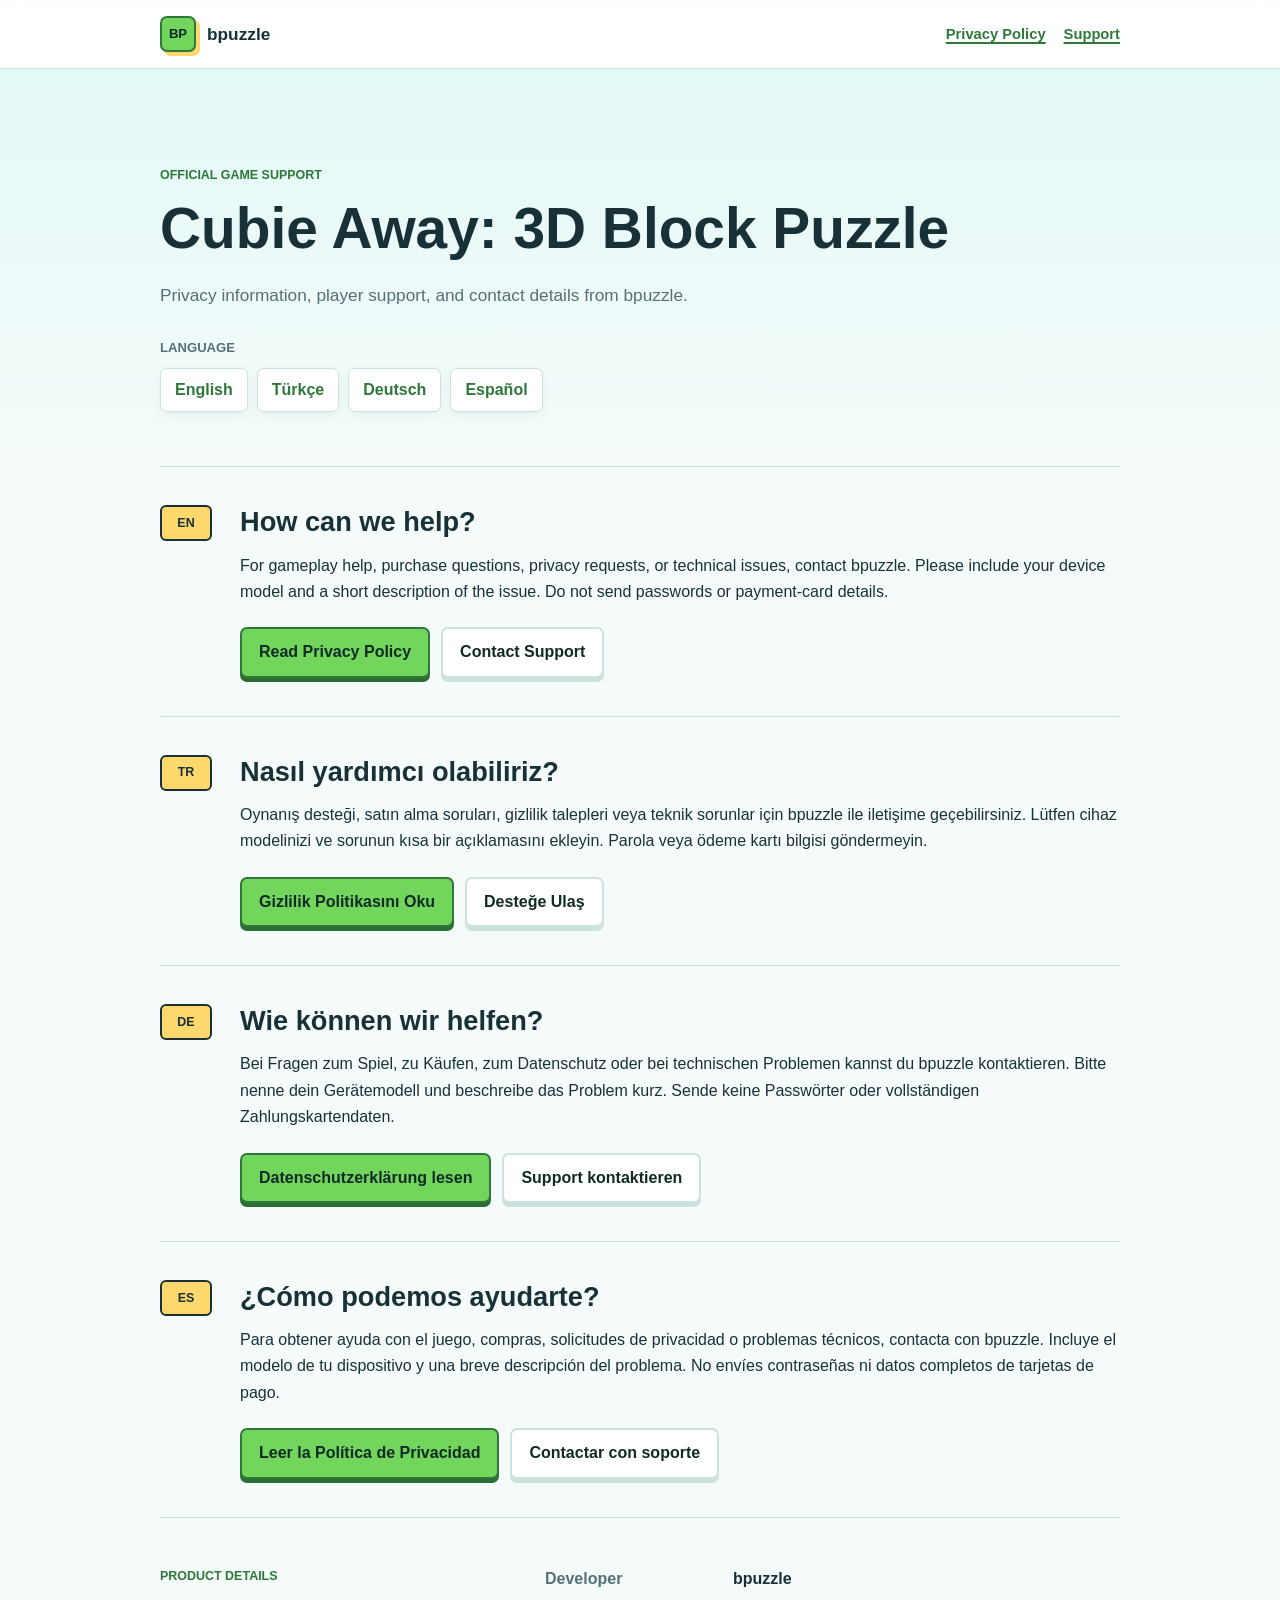
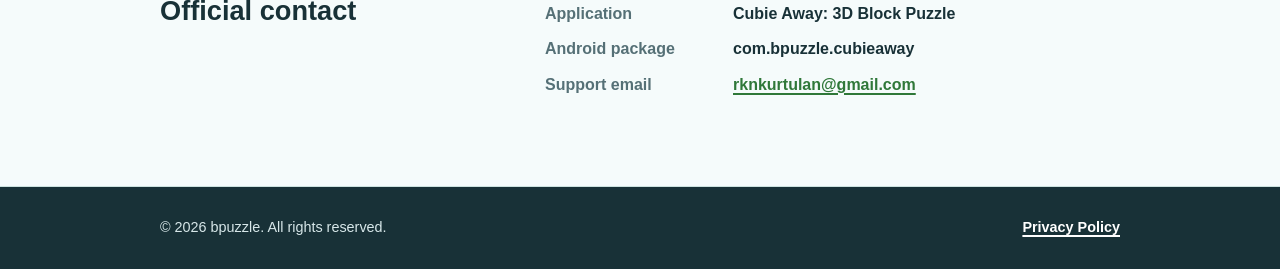
<file: index.html>
<!doctype html>
<html lang="en">
<head>
    <meta charset="utf-8">
    <meta name="viewport" content="width=device-width, initial-scale=1, viewport-fit=cover">
    <meta name="theme-color" content="#e8fbfa">
    <meta name="description" content="Official support and privacy information for Cubie Away: 3D Block Puzzle by bpuzzle.">
    <title>bpuzzle | Cubie Away Support</title>
    <link rel="stylesheet" href="styles.css">
</head>
<body>
    <a class="skip-link" href="#main-content">Skip to content</a>

    <header class="site-header">
        <div class="site-header__inner">
            <a class="brand" href="index.html" aria-label="bpuzzle home">
                <span class="brand-mark" aria-hidden="true">BP</span>
                <span>bpuzzle</span>
            </a>
            <nav class="site-nav" aria-label="Primary navigation">
                <a href="privacy-policy.html">Privacy Policy</a>
                <a href="mailto:rknkurtulan@gmail.com">Support</a>
            </nav>
        </div>
    </header>

    <main id="main-content" class="content">
        <section class="hero" aria-labelledby="game-title">
            <p class="eyebrow">Official game support</p>
            <h1 id="game-title">Cubie Away: 3D Block Puzzle</h1>
            <p class="lead">Privacy information, player support, and contact details from bpuzzle.</p>

            <nav class="language-picker" aria-label="Choose language">
                <span class="language-picker__label">Language</span>
                <div class="language-links">
                    <a href="#english" hreflang="en">English</a>
                    <a href="#turkce" hreflang="tr" lang="tr">Türkçe</a>
                    <a href="#deutsch" hreflang="de" lang="de">Deutsch</a>
                    <a href="#espanol" hreflang="es" lang="es">Español</a>
                </div>
            </nav>
        </section>

        <div class="language-stack" aria-label="Support information by language">
            <section id="english" class="language-section" lang="en" aria-labelledby="english-heading">
                <p class="language-code" aria-hidden="true">EN</p>
                <div>
                    <h2 id="english-heading">How can we help?</h2>
                    <p>For gameplay help, purchase questions, privacy requests, or technical issues, contact bpuzzle. Please include your device model and a short description of the issue. Do not send passwords or payment-card details.</p>
                    <div class="actions">
                        <a class="button-link" href="privacy-policy.html#english">Read Privacy Policy</a>
                        <a class="button-link button-link--secondary" href="mailto:rknkurtulan@gmail.com?subject=Cubie%20Away%20Support">Contact Support</a>
                    </div>
                </div>
            </section>

            <section id="turkce" class="language-section" lang="tr" aria-labelledby="turkce-heading">
                <p class="language-code" aria-hidden="true">TR</p>
                <div>
                    <h2 id="turkce-heading">Nasıl yardımcı olabiliriz?</h2>
                    <p>Oynanış desteği, satın alma soruları, gizlilik talepleri veya teknik sorunlar için bpuzzle ile iletişime geçebilirsiniz. Lütfen cihaz modelinizi ve sorunun kısa bir açıklamasını ekleyin. Parola veya ödeme kartı bilgisi göndermeyin.</p>
                    <div class="actions">
                        <a class="button-link" href="privacy-policy.html#turkce">Gizlilik Politikasını Oku</a>
                        <a class="button-link button-link--secondary" href="mailto:rknkurtulan@gmail.com?subject=Cubie%20Away%20Destek">Desteğe Ulaş</a>
                    </div>
                </div>
            </section>

            <section id="deutsch" class="language-section" lang="de" aria-labelledby="deutsch-heading">
                <p class="language-code" aria-hidden="true">DE</p>
                <div>
                    <h2 id="deutsch-heading">Wie können wir helfen?</h2>
                    <p>Bei Fragen zum Spiel, zu Käufen, zum Datenschutz oder bei technischen Problemen kannst du bpuzzle kontaktieren. Bitte nenne dein Gerätemodell und beschreibe das Problem kurz. Sende keine Passwörter oder vollständigen Zahlungskartendaten.</p>
                    <div class="actions">
                        <a class="button-link" href="privacy-policy.html#deutsch">Datenschutzerklärung lesen</a>
                        <a class="button-link button-link--secondary" href="mailto:rknkurtulan@gmail.com?subject=Cubie%20Away%20Support">Support kontaktieren</a>
                    </div>
                </div>
            </section>

            <section id="espanol" class="language-section" lang="es" aria-labelledby="espanol-heading">
                <p class="language-code" aria-hidden="true">ES</p>
                <div>
                    <h2 id="espanol-heading">¿Cómo podemos ayudarte?</h2>
                    <p>Para obtener ayuda con el juego, compras, solicitudes de privacidad o problemas técnicos, contacta con bpuzzle. Incluye el modelo de tu dispositivo y una breve descripción del problema. No envíes contraseñas ni datos completos de tarjetas de pago.</p>
                    <div class="actions">
                        <a class="button-link" href="privacy-policy.html#espanol">Leer la Política de Privacidad</a>
                        <a class="button-link button-link--secondary" href="mailto:rknkurtulan@gmail.com?subject=Soporte%20de%20Cubie%20Away">Contactar con soporte</a>
                    </div>
                </div>
            </section>
        </div>

        <section class="product-details" aria-labelledby="details-heading">
            <div>
                <p class="eyebrow">Product details</p>
                <h2 id="details-heading">Official contact</h2>
            </div>
            <dl class="metadata">
                <dt>Developer</dt>
                <dd>bpuzzle</dd>
                <dt>Application</dt>
                <dd>Cubie Away: 3D Block Puzzle</dd>
                <dt>Android package</dt>
                <dd>com.bpuzzle.cubieaway</dd>
                <dt>Support email</dt>
                <dd><a href="mailto:rknkurtulan@gmail.com">rknkurtulan@gmail.com</a></dd>
            </dl>
        </section>
    </main>

    <footer class="site-footer">
        <div class="site-footer__inner">
            <p>&copy; 2026 bpuzzle. All rights reserved.</p>
            <a href="privacy-policy.html">Privacy Policy</a>
        </div>
    </footer>
</body>
</html>
</file>
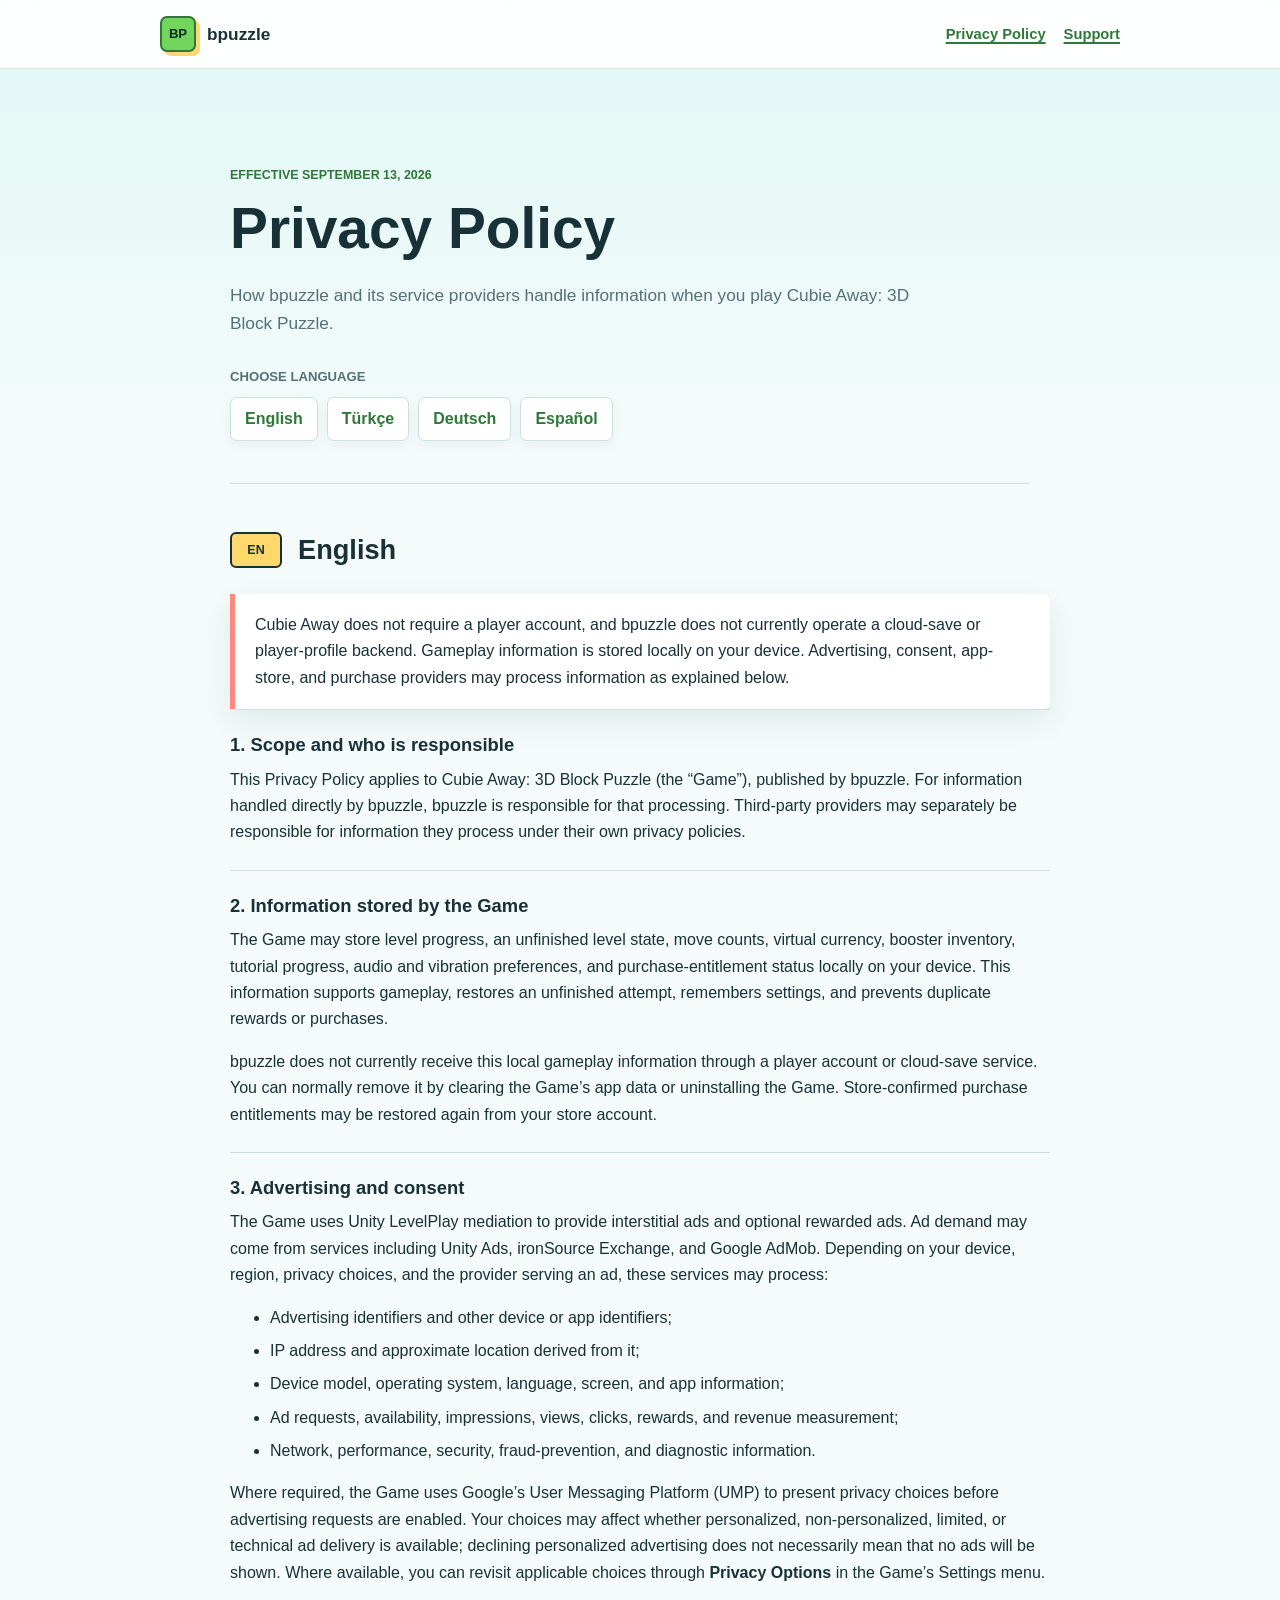
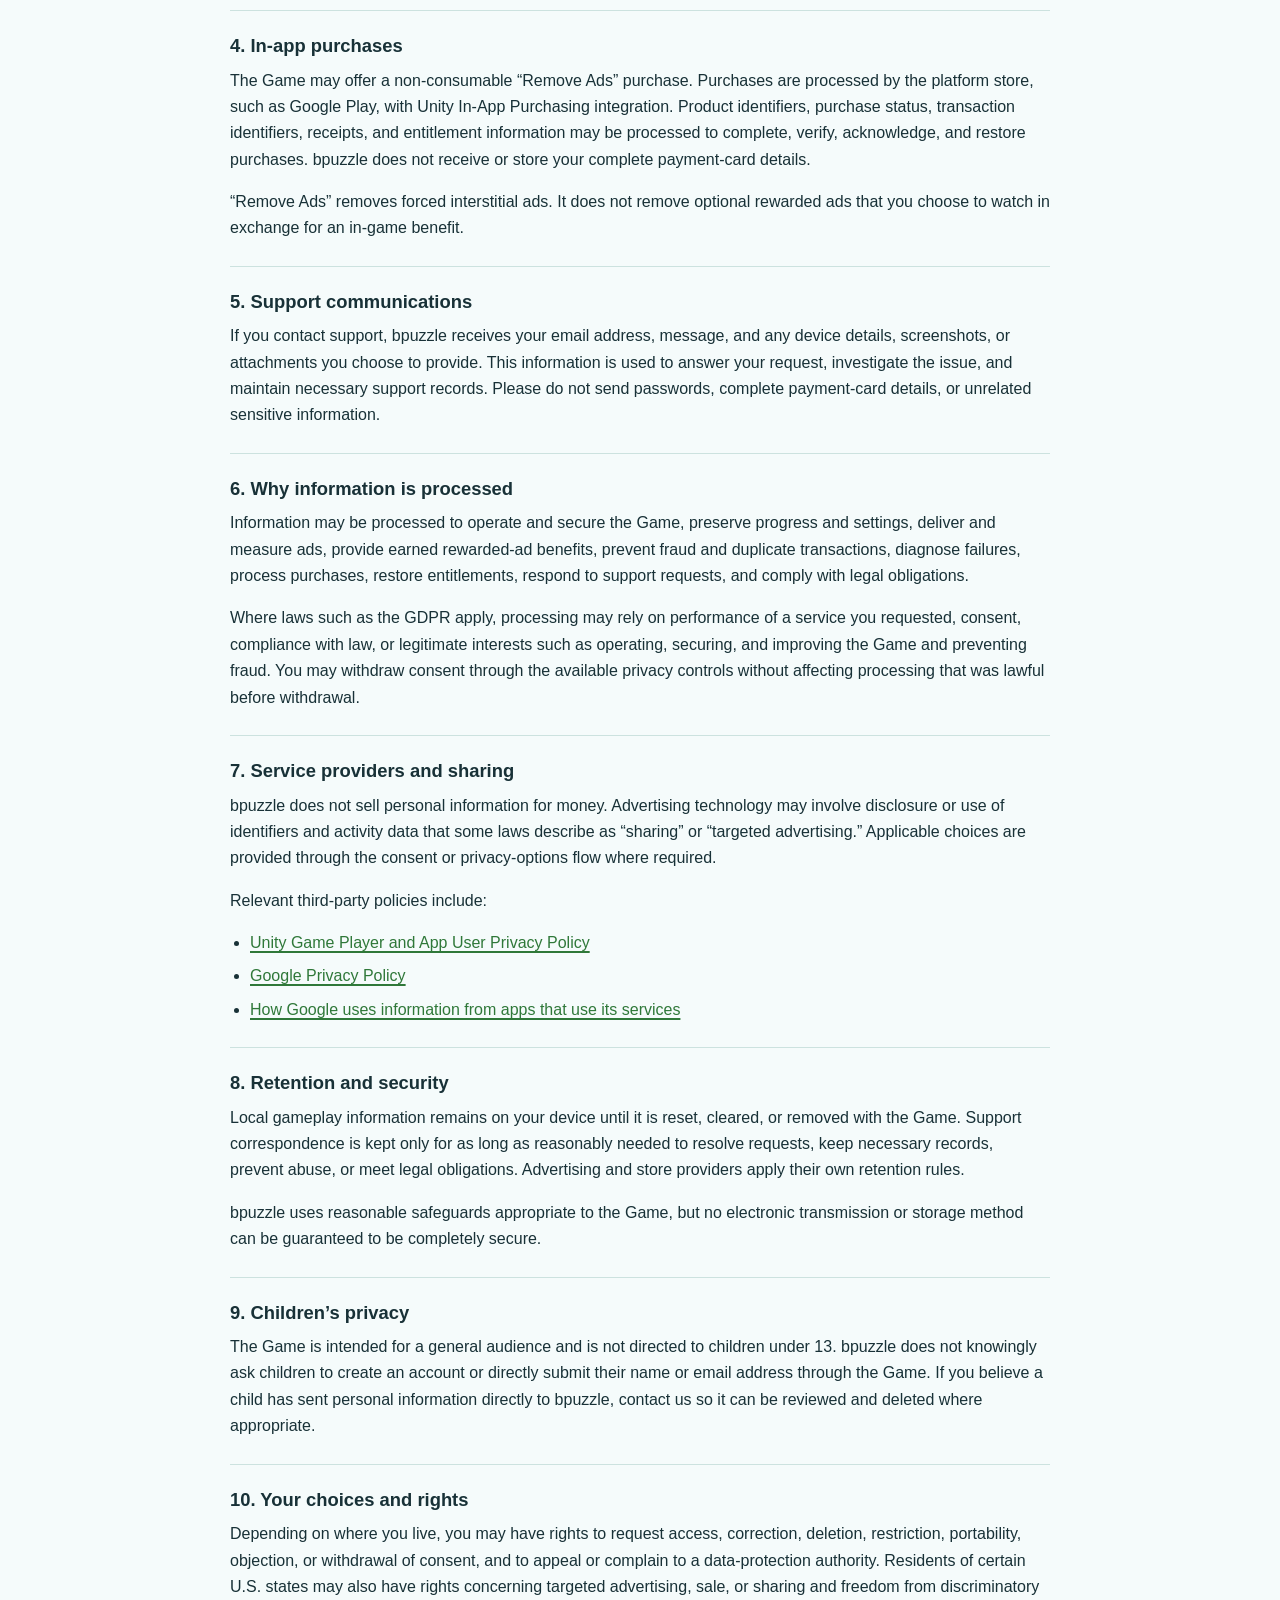
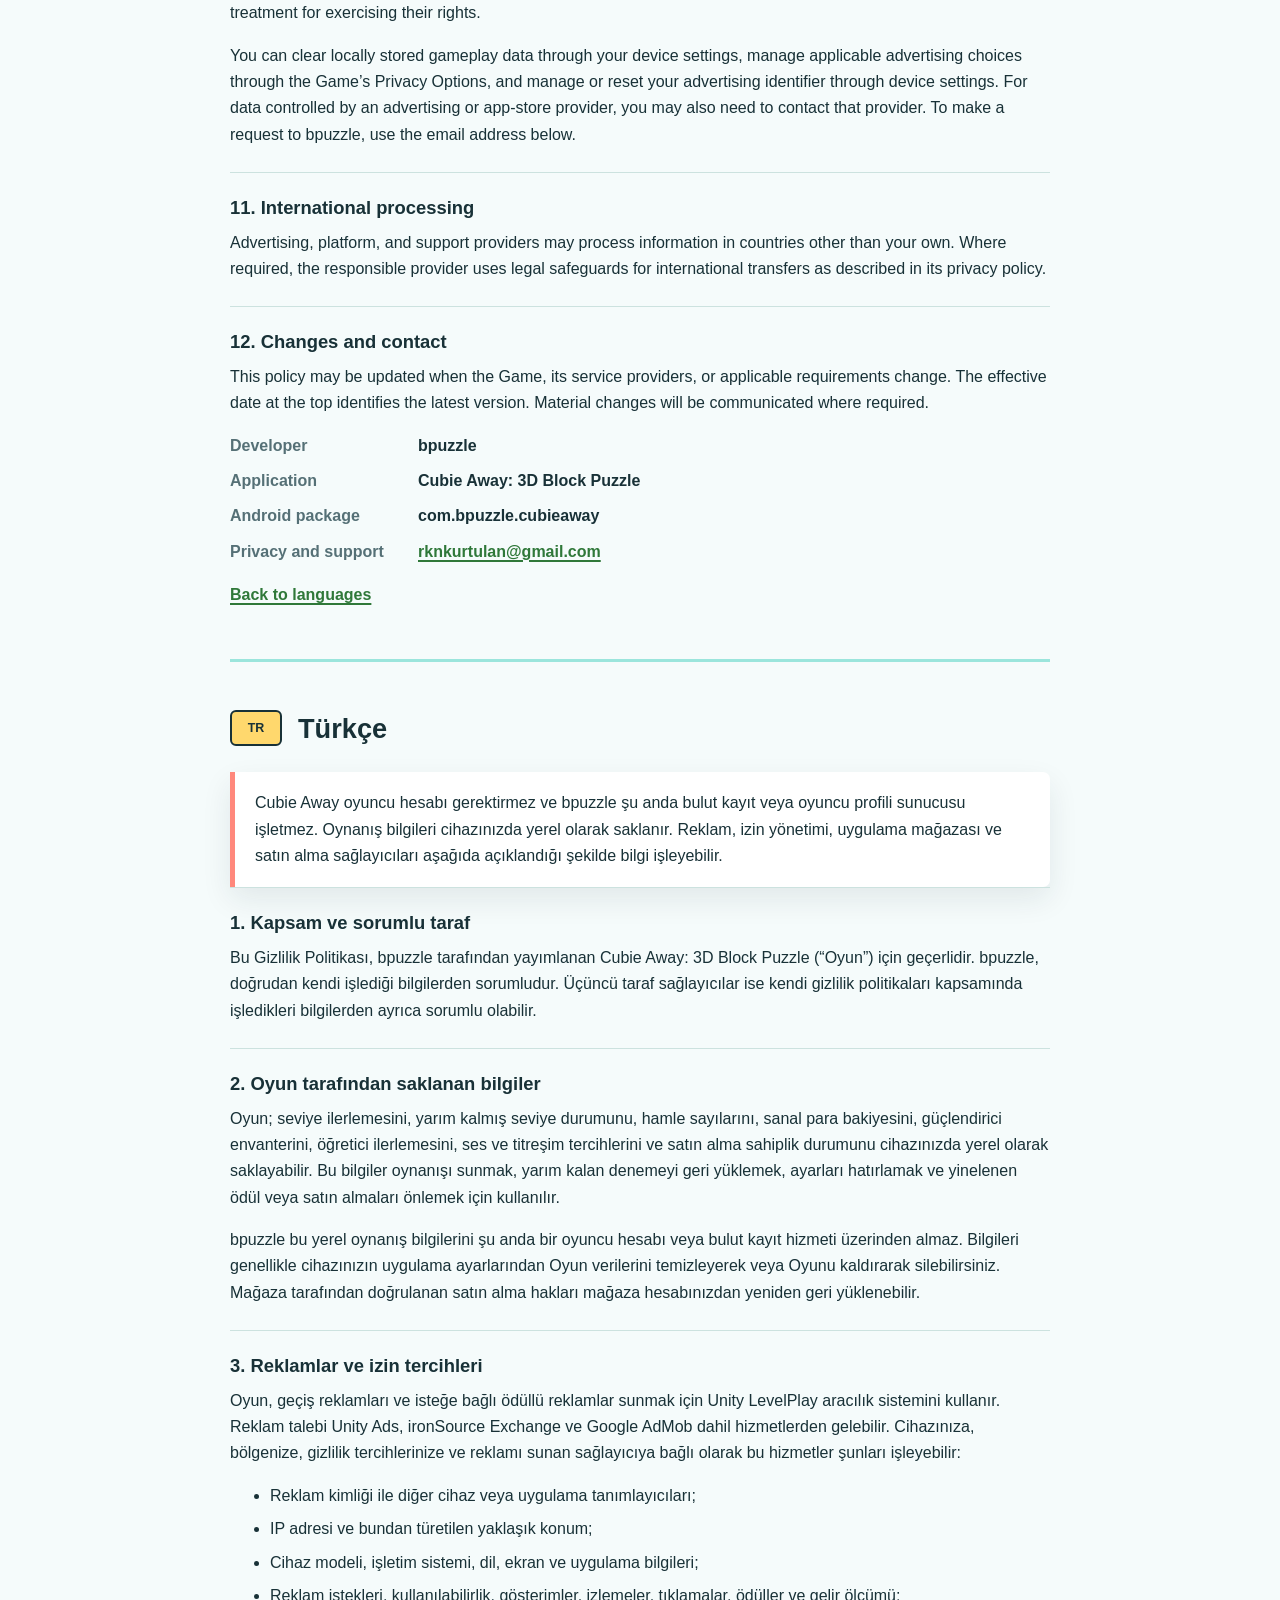
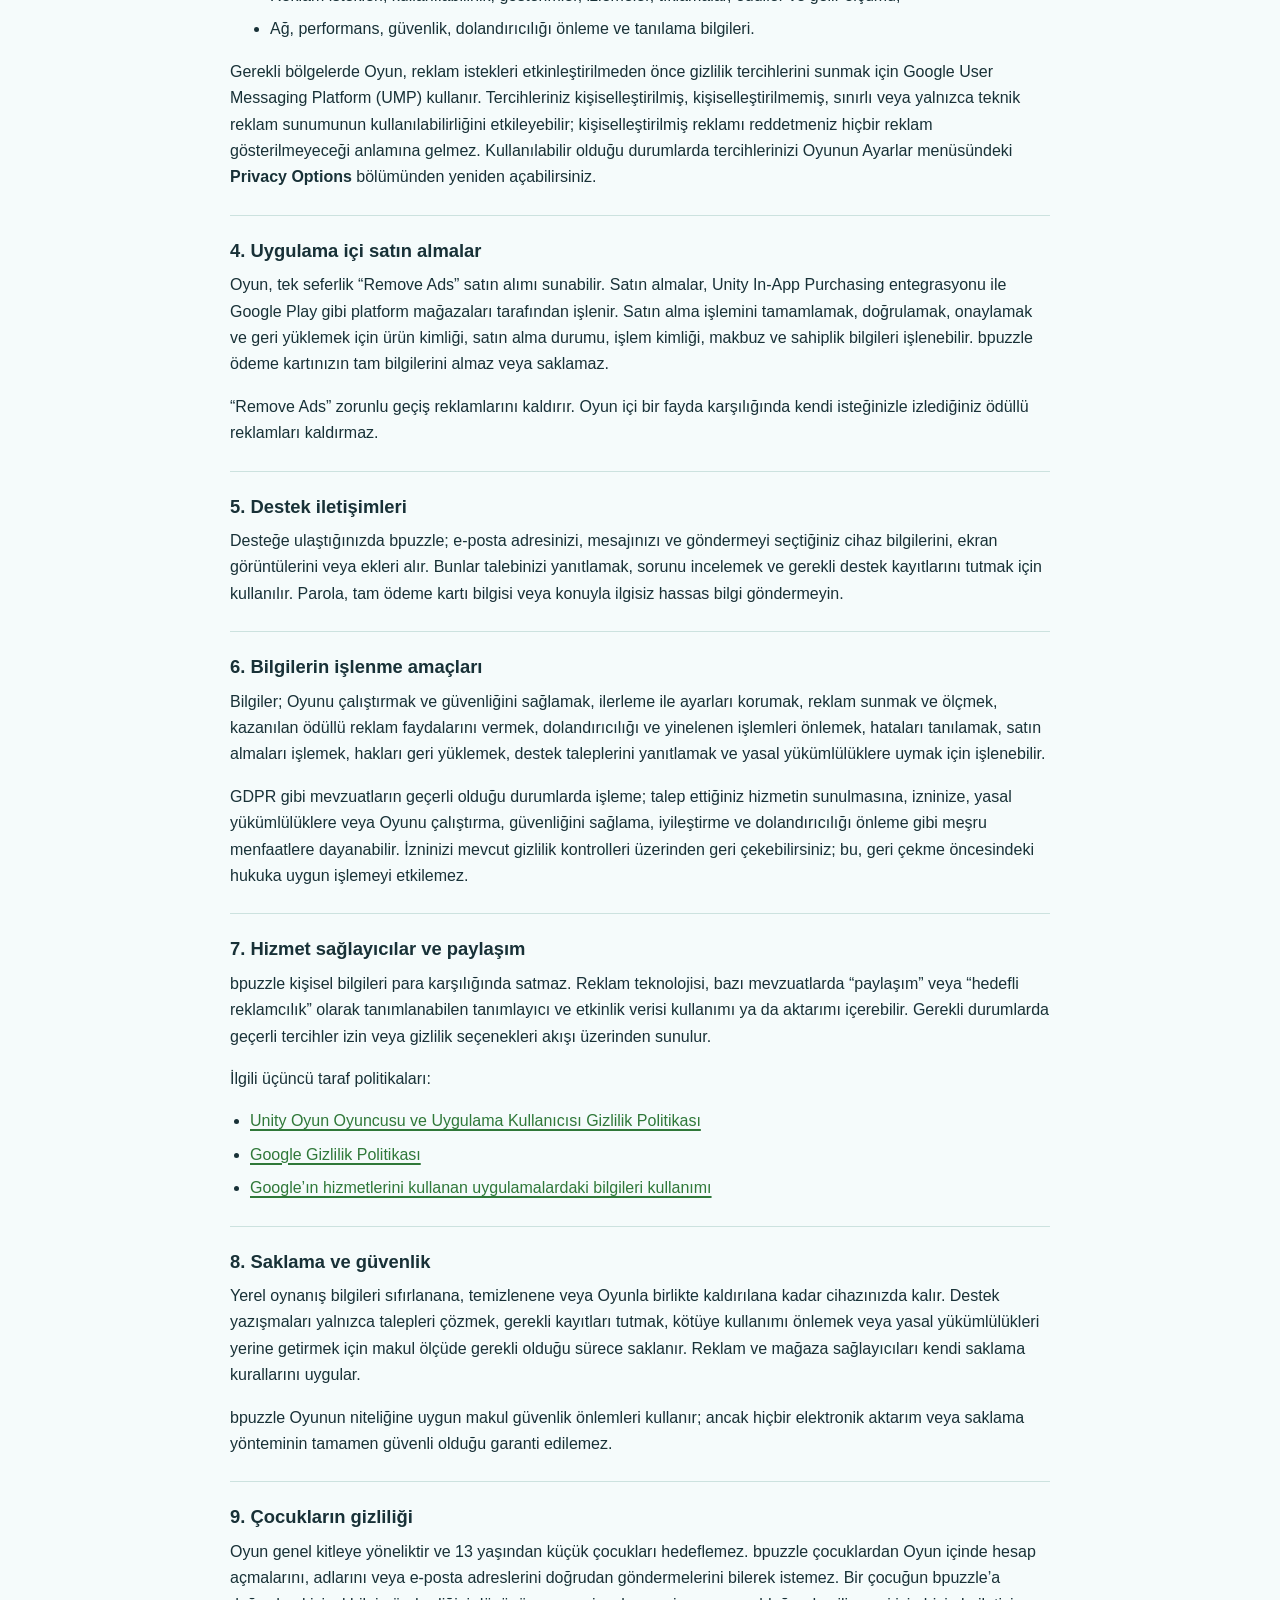
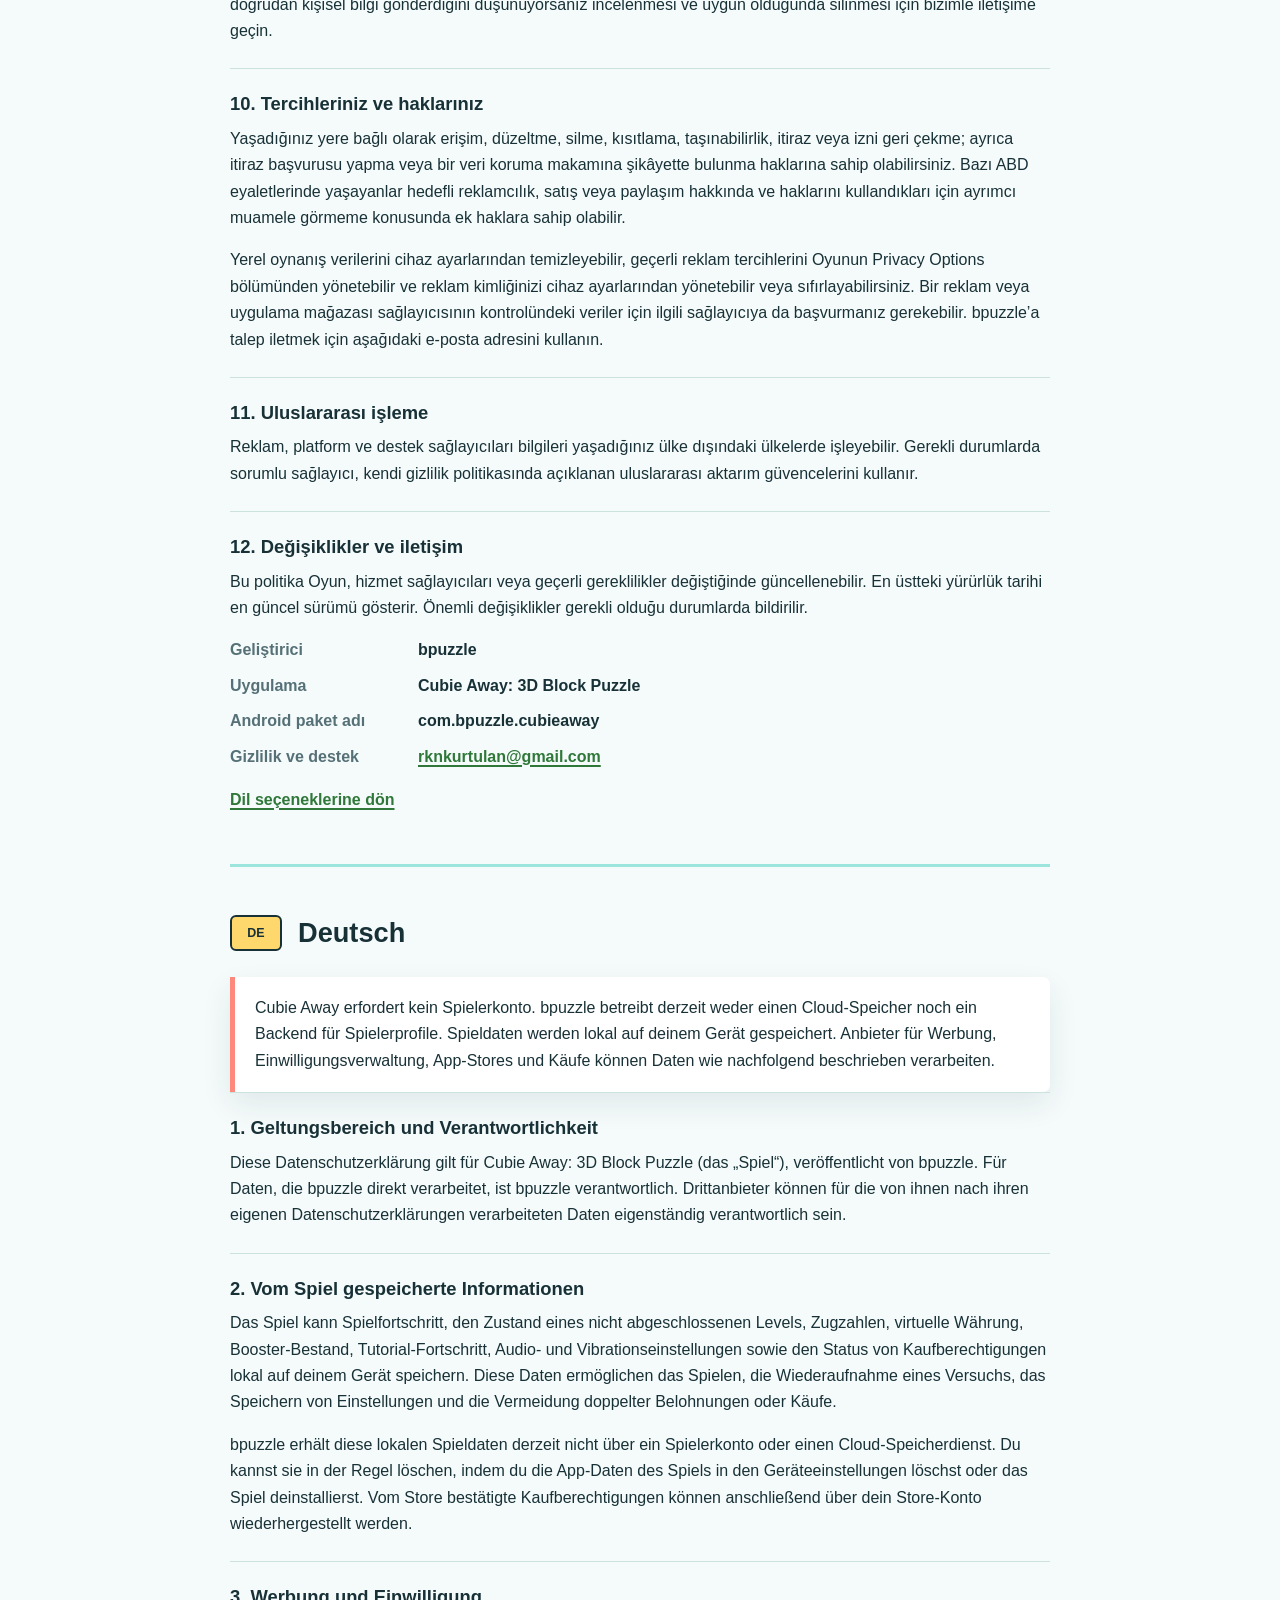
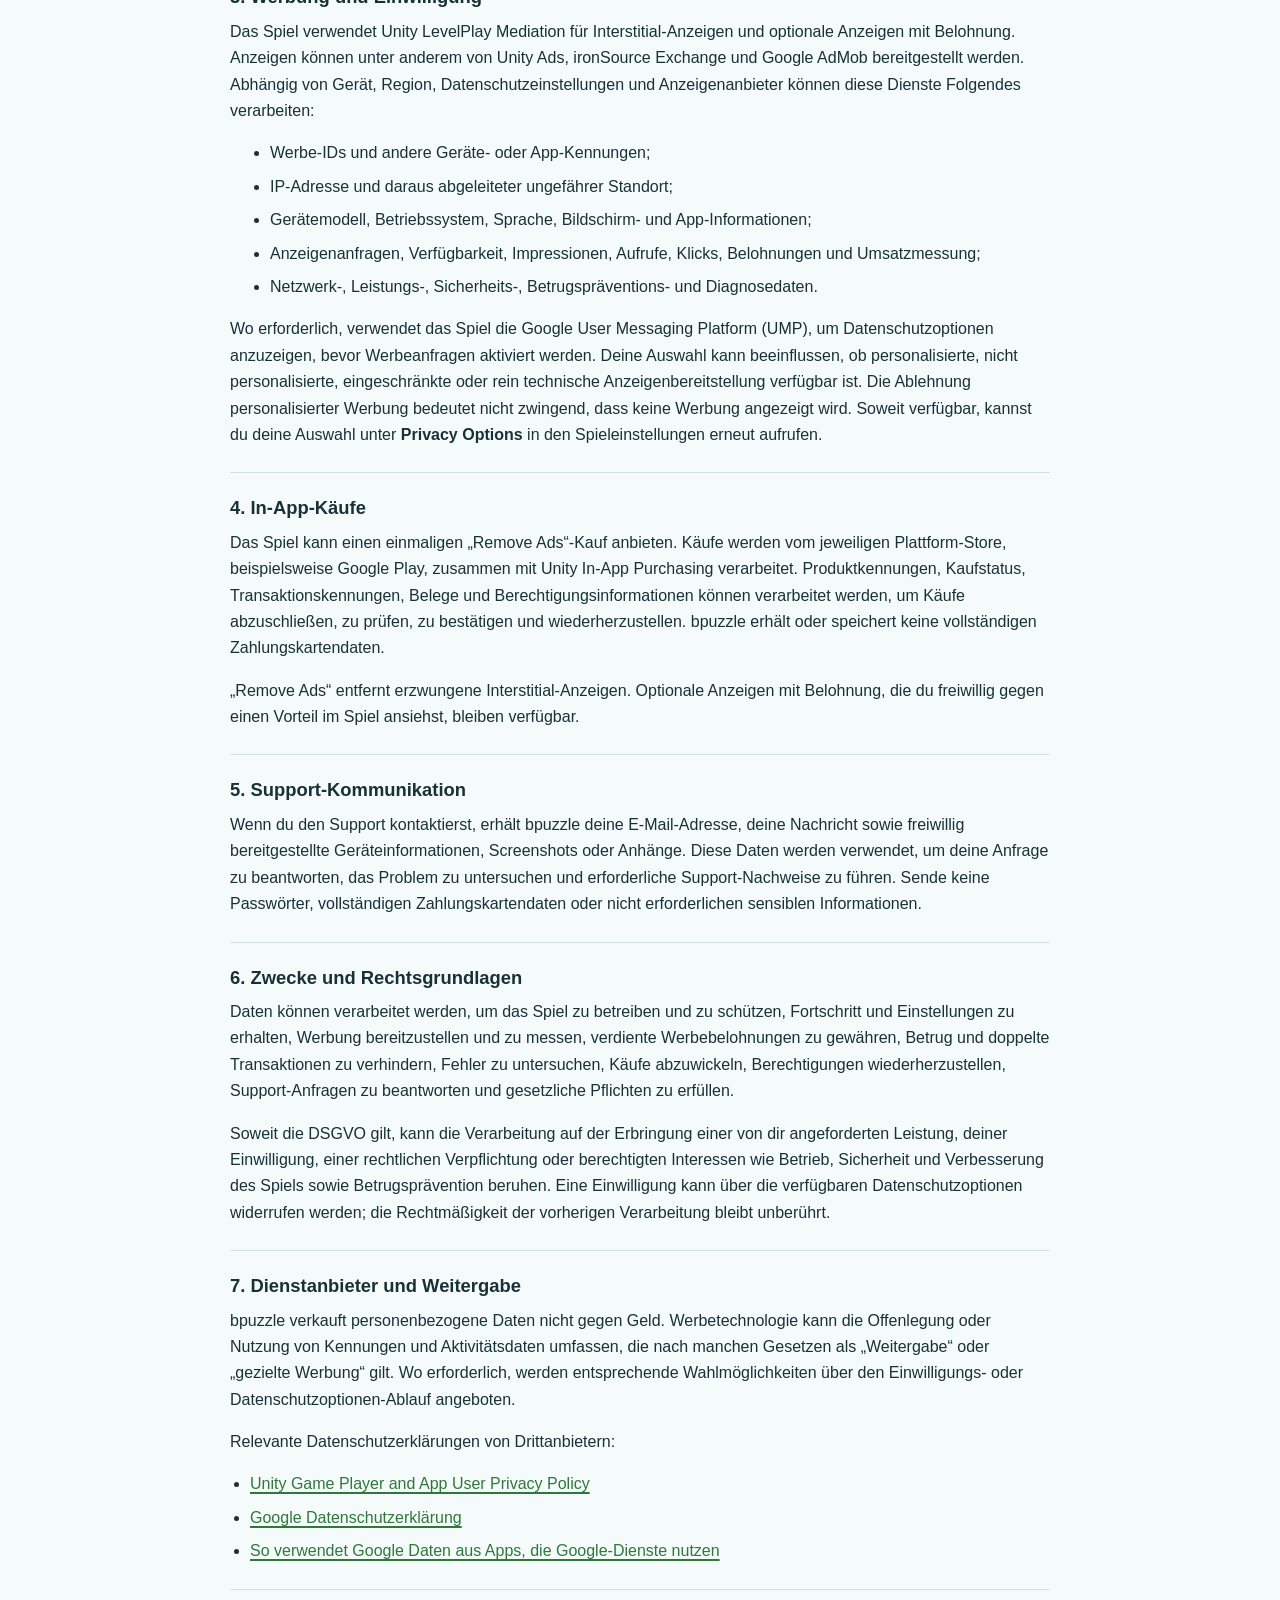
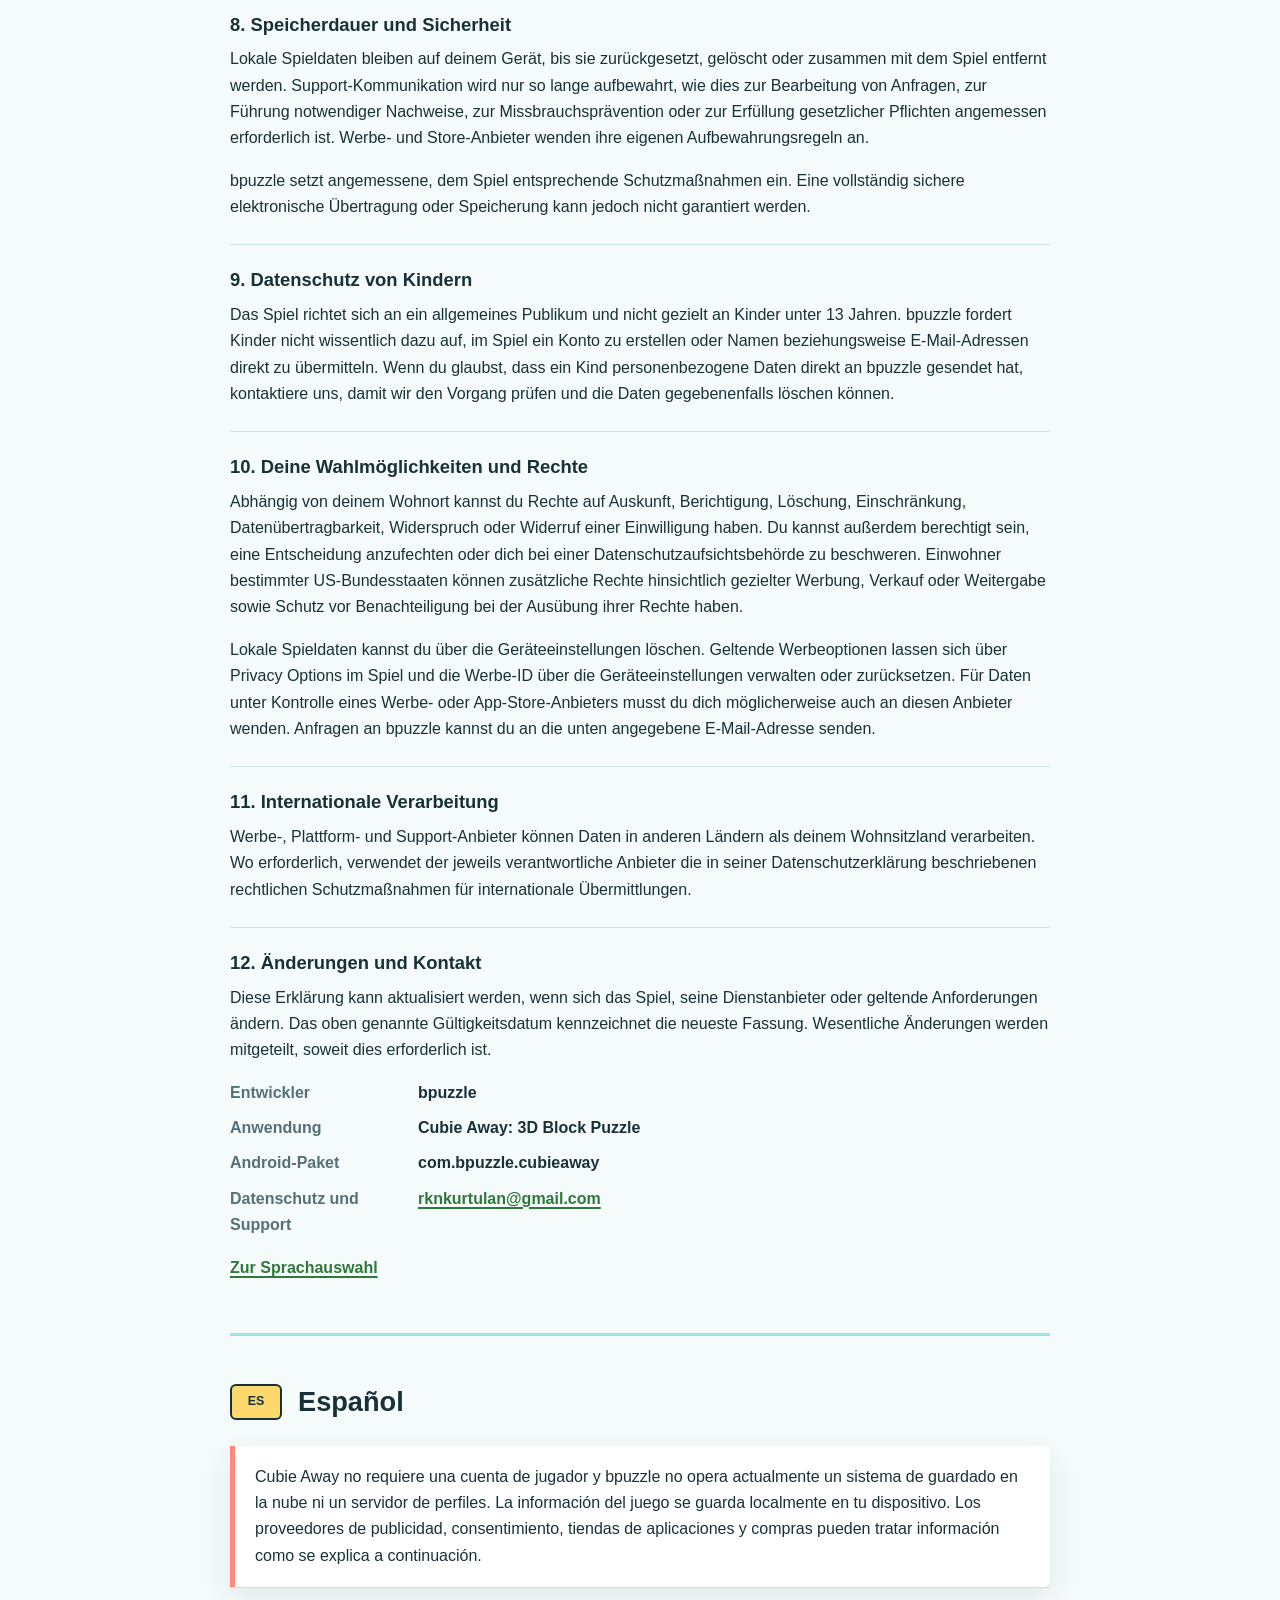
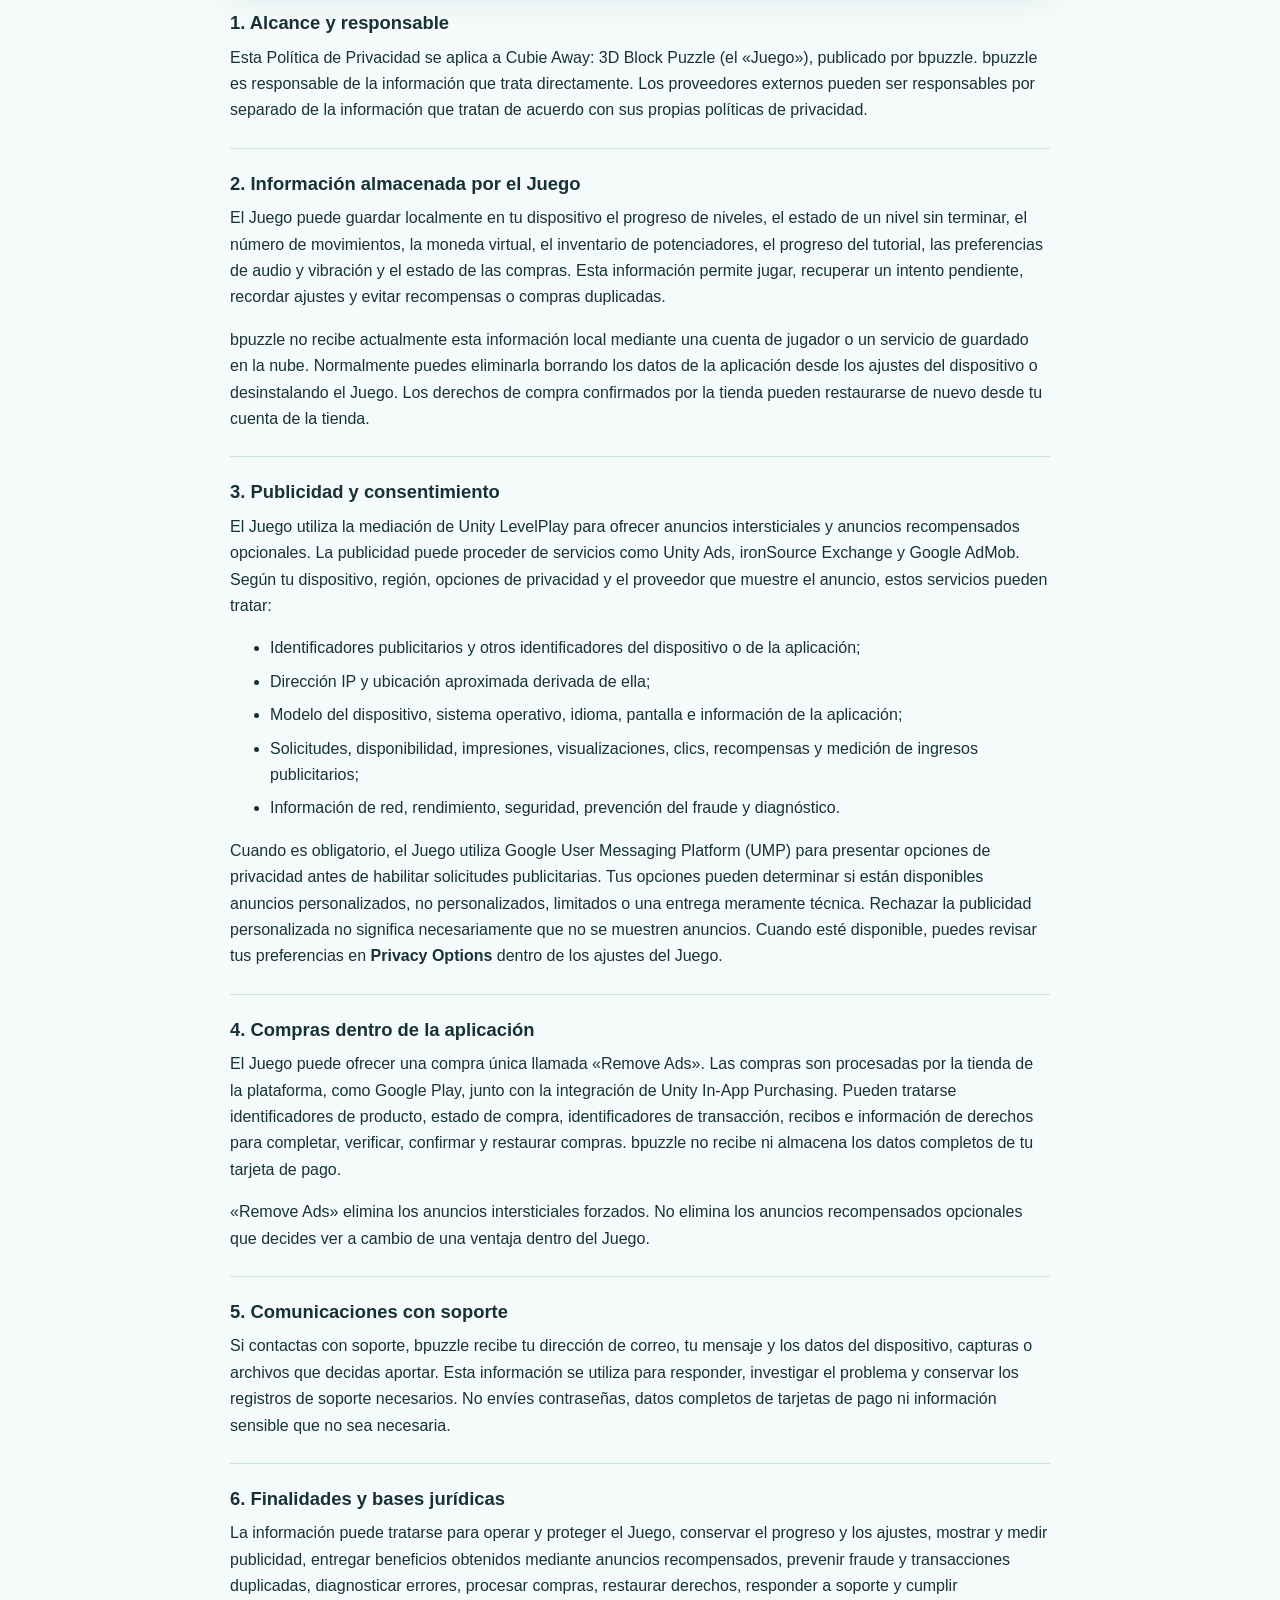
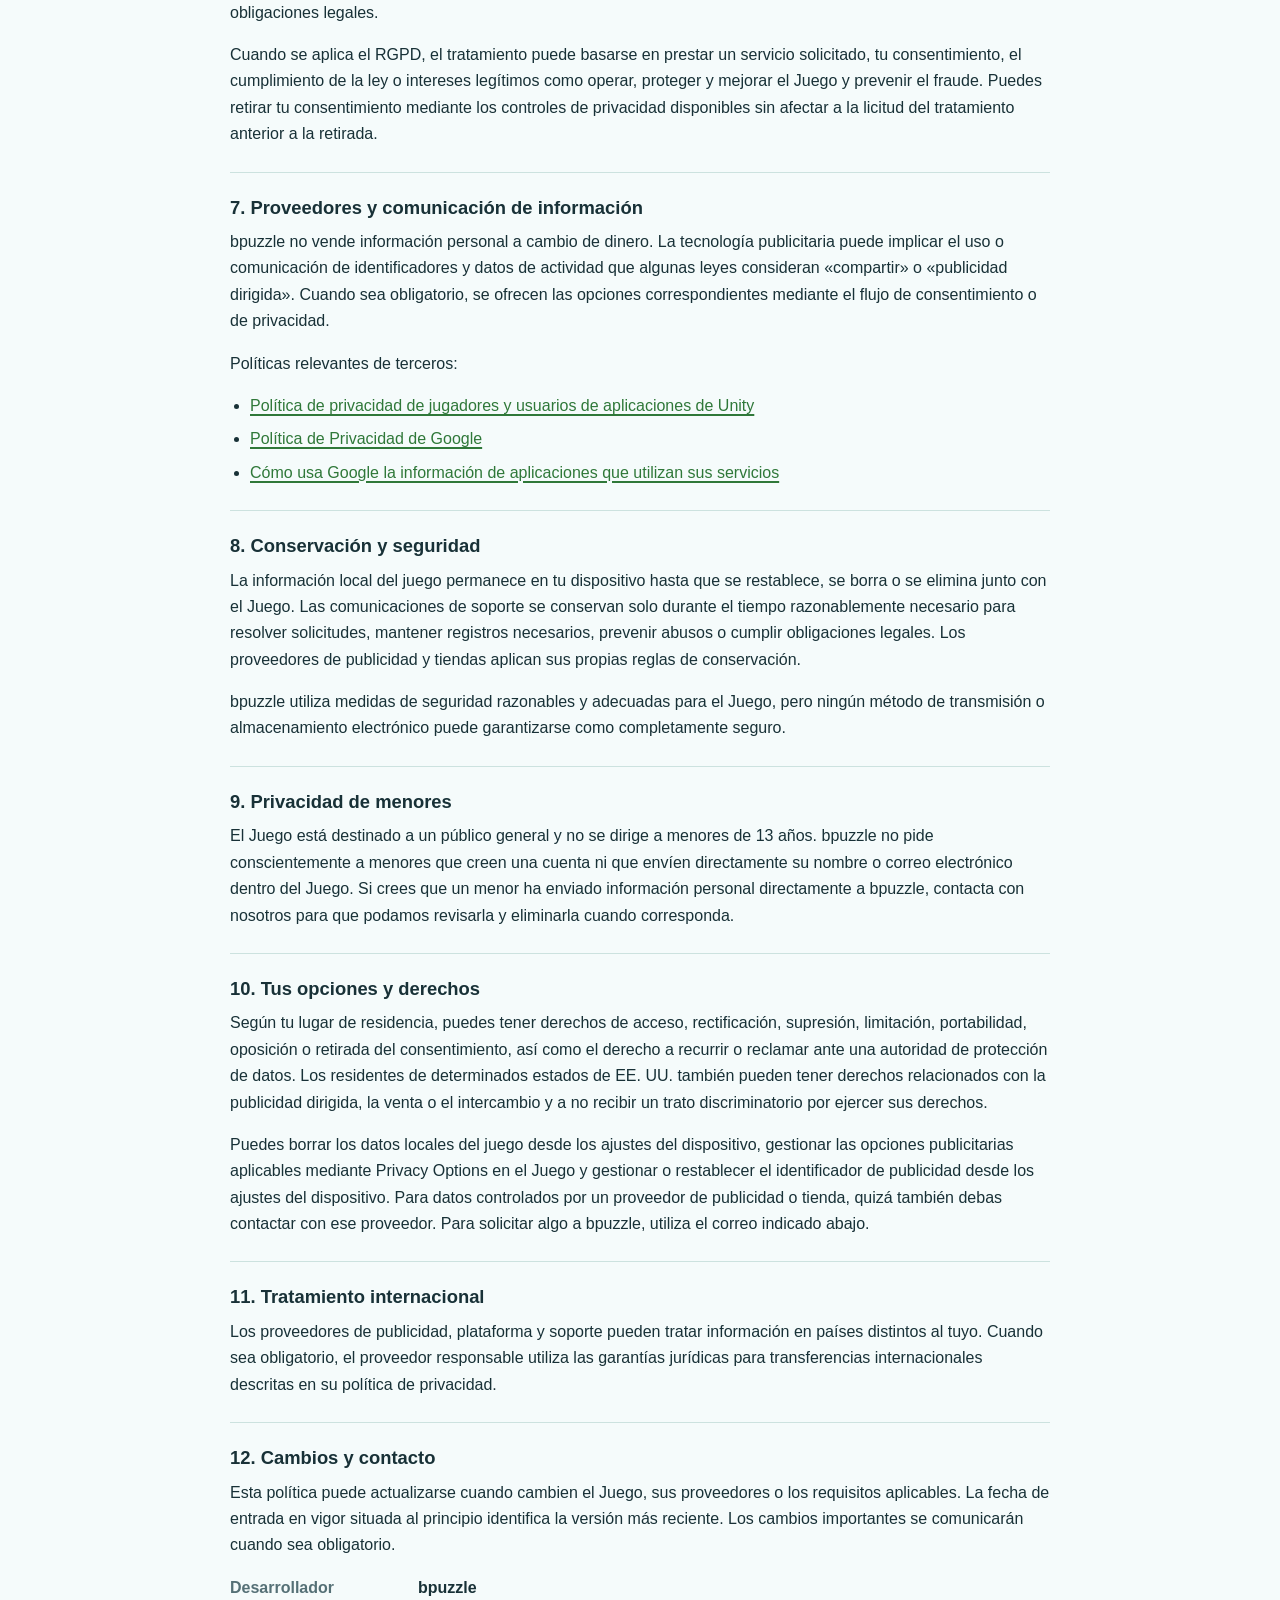
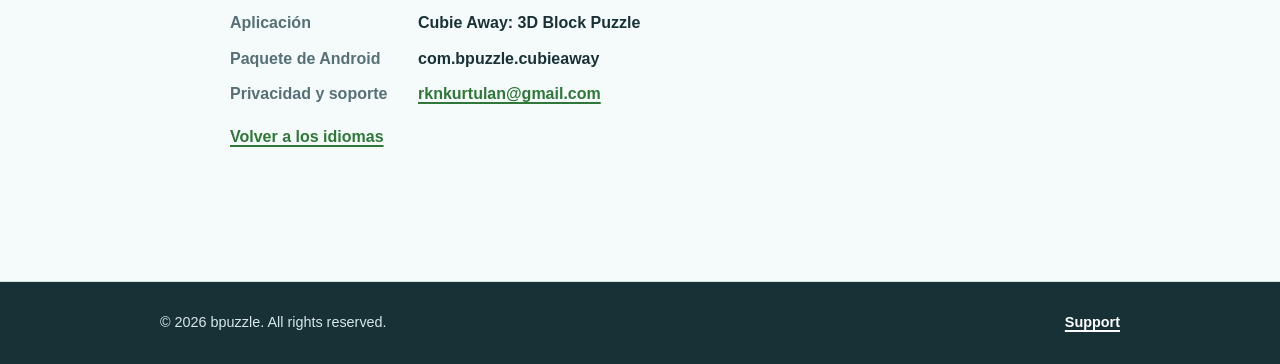
<file: privacy-policy.html>
<!doctype html>
<html lang="en">
<head>
    <meta charset="utf-8">
    <meta name="viewport" content="width=device-width, initial-scale=1, viewport-fit=cover">
    <meta name="theme-color" content="#e8fbfa">
    <meta name="description" content="Privacy Policy for Cubie Away: 3D Block Puzzle by bpuzzle.">
    <title>Privacy Policy | Cubie Away</title>
    <link rel="stylesheet" href="styles.css">
</head>
<body>
    <a class="skip-link" href="#main-content">Skip to content</a>

    <header class="site-header">
        <div class="site-header__inner">
            <a class="brand" href="index.html" aria-label="bpuzzle home">
                <span class="brand-mark" aria-hidden="true">BP</span>
                <span>bpuzzle</span>
            </a>
            <nav class="site-nav" aria-label="Primary navigation">
                <a href="privacy-policy.html" aria-current="page">Privacy Policy</a>
                <a href="mailto:rknkurtulan@gmail.com">Support</a>
            </nav>
        </div>
    </header>

    <main id="main-content" class="content policy-content">
        <section class="hero policy-hero" aria-labelledby="policy-title">
            <p class="eyebrow">Effective September 13, 2026</p>
            <h1 id="policy-title">Privacy Policy</h1>
            <p class="lead">How bpuzzle and its service providers handle information when you play Cubie Away: 3D Block Puzzle.</p>

            <nav id="language-options" class="language-picker" aria-label="Choose policy language">
                <span class="language-picker__label">Choose language</span>
                <div class="language-links">
                    <a href="#english" hreflang="en">English</a>
                    <a href="#turkce" hreflang="tr" lang="tr">Türkçe</a>
                    <a href="#deutsch" hreflang="de" lang="de">Deutsch</a>
                    <a href="#espanol" hreflang="es" lang="es">Español</a>
                </div>
            </nav>
        </section>

        <article id="english" class="policy-language" lang="en" aria-labelledby="english-heading">
            <header class="policy-language__header">
                <p class="language-code" aria-hidden="true">EN</p>
                <h2 id="english-heading">English</h2>
            </header>

            <div class="notice">
                <p>Cubie Away does not require a player account, and bpuzzle does not currently operate a cloud-save or player-profile backend. Gameplay information is stored locally on your device. Advertising, consent, app-store, and purchase providers may process information as explained below.</p>
            </div>

            <section class="policy-section">
                <h3>1. Scope and who is responsible</h3>
                <p>This Privacy Policy applies to Cubie Away: 3D Block Puzzle (the “Game”), published by bpuzzle. For information handled directly by bpuzzle, bpuzzle is responsible for that processing. Third-party providers may separately be responsible for information they process under their own privacy policies.</p>
            </section>

            <section class="policy-section">
                <h3>2. Information stored by the Game</h3>
                <p>The Game may store level progress, an unfinished level state, move counts, virtual currency, booster inventory, tutorial progress, audio and vibration preferences, and purchase-entitlement status locally on your device. This information supports gameplay, restores an unfinished attempt, remembers settings, and prevents duplicate rewards or purchases.</p>
                <p>bpuzzle does not currently receive this local gameplay information through a player account or cloud-save service. You can normally remove it by clearing the Game’s app data or uninstalling the Game. Store-confirmed purchase entitlements may be restored again from your store account.</p>
            </section>

            <section class="policy-section">
                <h3>3. Advertising and consent</h3>
                <p>The Game uses Unity LevelPlay mediation to provide interstitial ads and optional rewarded ads. Ad demand may come from services including Unity Ads, ironSource Exchange, and Google AdMob. Depending on your device, region, privacy choices, and the provider serving an ad, these services may process:</p>
                <ul>
                    <li>Advertising identifiers and other device or app identifiers;</li>
                    <li>IP address and approximate location derived from it;</li>
                    <li>Device model, operating system, language, screen, and app information;</li>
                    <li>Ad requests, availability, impressions, views, clicks, rewards, and revenue measurement;</li>
                    <li>Network, performance, security, fraud-prevention, and diagnostic information.</li>
                </ul>
                <p>Where required, the Game uses Google’s User Messaging Platform (UMP) to present privacy choices before advertising requests are enabled. Your choices may affect whether personalized, non-personalized, limited, or technical ad delivery is available; declining personalized advertising does not necessarily mean that no ads will be shown. Where available, you can revisit applicable choices through <strong>Privacy Options</strong> in the Game’s Settings menu.</p>
            </section>

            <section class="policy-section">
                <h3>4. In-app purchases</h3>
                <p>The Game may offer a non-consumable “Remove Ads” purchase. Purchases are processed by the platform store, such as Google Play, with Unity In-App Purchasing integration. Product identifiers, purchase status, transaction identifiers, receipts, and entitlement information may be processed to complete, verify, acknowledge, and restore purchases. bpuzzle does not receive or store your complete payment-card details.</p>
                <p>“Remove Ads” removes forced interstitial ads. It does not remove optional rewarded ads that you choose to watch in exchange for an in-game benefit.</p>
            </section>

            <section class="policy-section">
                <h3>5. Support communications</h3>
                <p>If you contact support, bpuzzle receives your email address, message, and any device details, screenshots, or attachments you choose to provide. This information is used to answer your request, investigate the issue, and maintain necessary support records. Please do not send passwords, complete payment-card details, or unrelated sensitive information.</p>
            </section>

            <section class="policy-section">
                <h3>6. Why information is processed</h3>
                <p>Information may be processed to operate and secure the Game, preserve progress and settings, deliver and measure ads, provide earned rewarded-ad benefits, prevent fraud and duplicate transactions, diagnose failures, process purchases, restore entitlements, respond to support requests, and comply with legal obligations.</p>
                <p>Where laws such as the GDPR apply, processing may rely on performance of a service you requested, consent, compliance with law, or legitimate interests such as operating, securing, and improving the Game and preventing fraud. You may withdraw consent through the available privacy controls without affecting processing that was lawful before withdrawal.</p>
            </section>

            <section class="policy-section">
                <h3>7. Service providers and sharing</h3>
                <p>bpuzzle does not sell personal information for money. Advertising technology may involve disclosure or use of identifiers and activity data that some laws describe as “sharing” or “targeted advertising.” Applicable choices are provided through the consent or privacy-options flow where required.</p>
                <p>Relevant third-party policies include:</p>
                <ul class="service-links">
                    <li><a href="https://unity.com/legal/game-player-and-app-user-privacy-policy" rel="external">Unity Game Player and App User Privacy Policy</a></li>
                    <li><a href="https://policies.google.com/privacy" rel="external">Google Privacy Policy</a></li>
                    <li><a href="https://policies.google.com/technologies/partner-sites" rel="external">How Google uses information from apps that use its services</a></li>
                </ul>
            </section>

            <section class="policy-section">
                <h3>8. Retention and security</h3>
                <p>Local gameplay information remains on your device until it is reset, cleared, or removed with the Game. Support correspondence is kept only for as long as reasonably needed to resolve requests, keep necessary records, prevent abuse, or meet legal obligations. Advertising and store providers apply their own retention rules.</p>
                <p>bpuzzle uses reasonable safeguards appropriate to the Game, but no electronic transmission or storage method can be guaranteed to be completely secure.</p>
            </section>

            <section class="policy-section">
                <h3>9. Children’s privacy</h3>
                <p>The Game is intended for a general audience and is not directed to children under 13. bpuzzle does not knowingly ask children to create an account or directly submit their name or email address through the Game. If you believe a child has sent personal information directly to bpuzzle, contact us so it can be reviewed and deleted where appropriate.</p>
            </section>

            <section class="policy-section">
                <h3>10. Your choices and rights</h3>
                <p>Depending on where you live, you may have rights to request access, correction, deletion, restriction, portability, objection, or withdrawal of consent, and to appeal or complain to a data-protection authority. Residents of certain U.S. states may also have rights concerning targeted advertising, sale, or sharing and freedom from discriminatory treatment for exercising their rights.</p>
                <p>You can clear locally stored gameplay data through your device settings, manage applicable advertising choices through the Game’s Privacy Options, and manage or reset your advertising identifier through device settings. For data controlled by an advertising or app-store provider, you may also need to contact that provider. To make a request to bpuzzle, use the email address below.</p>
            </section>

            <section class="policy-section">
                <h3>11. International processing</h3>
                <p>Advertising, platform, and support providers may process information in countries other than your own. Where required, the responsible provider uses legal safeguards for international transfers as described in its privacy policy.</p>
            </section>

            <section class="policy-section">
                <h3>12. Changes and contact</h3>
                <p>This policy may be updated when the Game, its service providers, or applicable requirements change. The effective date at the top identifies the latest version. Material changes will be communicated where required.</p>
                <dl class="metadata">
                    <dt>Developer</dt><dd>bpuzzle</dd>
                    <dt>Application</dt><dd>Cubie Away: 3D Block Puzzle</dd>
                    <dt>Android package</dt><dd>com.bpuzzle.cubieaway</dd>
                    <dt>Privacy and support</dt><dd><a href="mailto:rknkurtulan@gmail.com">rknkurtulan@gmail.com</a></dd>
                </dl>
                <a class="back-to-languages" href="#language-options">Back to languages</a>
            </section>
        </article>

        <article id="turkce" class="policy-language" lang="tr" aria-labelledby="turkce-heading">
            <header class="policy-language__header">
                <p class="language-code" aria-hidden="true">TR</p>
                <h2 id="turkce-heading">Türkçe</h2>
            </header>

            <div class="notice">
                <p>Cubie Away oyuncu hesabı gerektirmez ve bpuzzle şu anda bulut kayıt veya oyuncu profili sunucusu işletmez. Oynanış bilgileri cihazınızda yerel olarak saklanır. Reklam, izin yönetimi, uygulama mağazası ve satın alma sağlayıcıları aşağıda açıklandığı şekilde bilgi işleyebilir.</p>
            </div>

            <section class="policy-section">
                <h3>1. Kapsam ve sorumlu taraf</h3>
                <p>Bu Gizlilik Politikası, bpuzzle tarafından yayımlanan Cubie Away: 3D Block Puzzle (“Oyun”) için geçerlidir. bpuzzle, doğrudan kendi işlediği bilgilerden sorumludur. Üçüncü taraf sağlayıcılar ise kendi gizlilik politikaları kapsamında işledikleri bilgilerden ayrıca sorumlu olabilir.</p>
            </section>

            <section class="policy-section">
                <h3>2. Oyun tarafından saklanan bilgiler</h3>
                <p>Oyun; seviye ilerlemesini, yarım kalmış seviye durumunu, hamle sayılarını, sanal para bakiyesini, güçlendirici envanterini, öğretici ilerlemesini, ses ve titreşim tercihlerini ve satın alma sahiplik durumunu cihazınızda yerel olarak saklayabilir. Bu bilgiler oynanışı sunmak, yarım kalan denemeyi geri yüklemek, ayarları hatırlamak ve yinelenen ödül veya satın almaları önlemek için kullanılır.</p>
                <p>bpuzzle bu yerel oynanış bilgilerini şu anda bir oyuncu hesabı veya bulut kayıt hizmeti üzerinden almaz. Bilgileri genellikle cihazınızın uygulama ayarlarından Oyun verilerini temizleyerek veya Oyunu kaldırarak silebilirsiniz. Mağaza tarafından doğrulanan satın alma hakları mağaza hesabınızdan yeniden geri yüklenebilir.</p>
            </section>

            <section class="policy-section">
                <h3>3. Reklamlar ve izin tercihleri</h3>
                <p>Oyun, geçiş reklamları ve isteğe bağlı ödüllü reklamlar sunmak için Unity LevelPlay aracılık sistemini kullanır. Reklam talebi Unity Ads, ironSource Exchange ve Google AdMob dahil hizmetlerden gelebilir. Cihazınıza, bölgenize, gizlilik tercihlerinize ve reklamı sunan sağlayıcıya bağlı olarak bu hizmetler şunları işleyebilir:</p>
                <ul>
                    <li>Reklam kimliği ile diğer cihaz veya uygulama tanımlayıcıları;</li>
                    <li>IP adresi ve bundan türetilen yaklaşık konum;</li>
                    <li>Cihaz modeli, işletim sistemi, dil, ekran ve uygulama bilgileri;</li>
                    <li>Reklam istekleri, kullanılabilirlik, gösterimler, izlemeler, tıklamalar, ödüller ve gelir ölçümü;</li>
                    <li>Ağ, performans, güvenlik, dolandırıcılığı önleme ve tanılama bilgileri.</li>
                </ul>
                <p>Gerekli bölgelerde Oyun, reklam istekleri etkinleştirilmeden önce gizlilik tercihlerini sunmak için Google User Messaging Platform (UMP) kullanır. Tercihleriniz kişiselleştirilmiş, kişiselleştirilmemiş, sınırlı veya yalnızca teknik reklam sunumunun kullanılabilirliğini etkileyebilir; kişiselleştirilmiş reklamı reddetmeniz hiçbir reklam gösterilmeyeceği anlamına gelmez. Kullanılabilir olduğu durumlarda tercihlerinizi Oyunun Ayarlar menüsündeki <strong>Privacy Options</strong> bölümünden yeniden açabilirsiniz.</p>
            </section>

            <section class="policy-section">
                <h3>4. Uygulama içi satın almalar</h3>
                <p>Oyun, tek seferlik “Remove Ads” satın alımı sunabilir. Satın almalar, Unity In-App Purchasing entegrasyonu ile Google Play gibi platform mağazaları tarafından işlenir. Satın alma işlemini tamamlamak, doğrulamak, onaylamak ve geri yüklemek için ürün kimliği, satın alma durumu, işlem kimliği, makbuz ve sahiplik bilgileri işlenebilir. bpuzzle ödeme kartınızın tam bilgilerini almaz veya saklamaz.</p>
                <p>“Remove Ads” zorunlu geçiş reklamlarını kaldırır. Oyun içi bir fayda karşılığında kendi isteğinizle izlediğiniz ödüllü reklamları kaldırmaz.</p>
            </section>

            <section class="policy-section">
                <h3>5. Destek iletişimleri</h3>
                <p>Desteğe ulaştığınızda bpuzzle; e-posta adresinizi, mesajınızı ve göndermeyi seçtiğiniz cihaz bilgilerini, ekran görüntülerini veya ekleri alır. Bunlar talebinizi yanıtlamak, sorunu incelemek ve gerekli destek kayıtlarını tutmak için kullanılır. Parola, tam ödeme kartı bilgisi veya konuyla ilgisiz hassas bilgi göndermeyin.</p>
            </section>

            <section class="policy-section">
                <h3>6. Bilgilerin işlenme amaçları</h3>
                <p>Bilgiler; Oyunu çalıştırmak ve güvenliğini sağlamak, ilerleme ile ayarları korumak, reklam sunmak ve ölçmek, kazanılan ödüllü reklam faydalarını vermek, dolandırıcılığı ve yinelenen işlemleri önlemek, hataları tanılamak, satın almaları işlemek, hakları geri yüklemek, destek taleplerini yanıtlamak ve yasal yükümlülüklere uymak için işlenebilir.</p>
                <p>GDPR gibi mevzuatların geçerli olduğu durumlarda işleme; talep ettiğiniz hizmetin sunulmasına, izninize, yasal yükümlülüklere veya Oyunu çalıştırma, güvenliğini sağlama, iyileştirme ve dolandırıcılığı önleme gibi meşru menfaatlere dayanabilir. İzninizi mevcut gizlilik kontrolleri üzerinden geri çekebilirsiniz; bu, geri çekme öncesindeki hukuka uygun işlemeyi etkilemez.</p>
            </section>

            <section class="policy-section">
                <h3>7. Hizmet sağlayıcılar ve paylaşım</h3>
                <p>bpuzzle kişisel bilgileri para karşılığında satmaz. Reklam teknolojisi, bazı mevzuatlarda “paylaşım” veya “hedefli reklamcılık” olarak tanımlanabilen tanımlayıcı ve etkinlik verisi kullanımı ya da aktarımı içerebilir. Gerekli durumlarda geçerli tercihler izin veya gizlilik seçenekleri akışı üzerinden sunulur.</p>
                <p>İlgili üçüncü taraf politikaları:</p>
                <ul class="service-links">
                    <li><a href="https://unity.com/legal/game-player-and-app-user-privacy-policy" rel="external">Unity Oyun Oyuncusu ve Uygulama Kullanıcısı Gizlilik Politikası</a></li>
                    <li><a href="https://policies.google.com/privacy" rel="external">Google Gizlilik Politikası</a></li>
                    <li><a href="https://policies.google.com/technologies/partner-sites" rel="external">Google’ın hizmetlerini kullanan uygulamalardaki bilgileri kullanımı</a></li>
                </ul>
            </section>

            <section class="policy-section">
                <h3>8. Saklama ve güvenlik</h3>
                <p>Yerel oynanış bilgileri sıfırlanana, temizlenene veya Oyunla birlikte kaldırılana kadar cihazınızda kalır. Destek yazışmaları yalnızca talepleri çözmek, gerekli kayıtları tutmak, kötüye kullanımı önlemek veya yasal yükümlülükleri yerine getirmek için makul ölçüde gerekli olduğu sürece saklanır. Reklam ve mağaza sağlayıcıları kendi saklama kurallarını uygular.</p>
                <p>bpuzzle Oyunun niteliğine uygun makul güvenlik önlemleri kullanır; ancak hiçbir elektronik aktarım veya saklama yönteminin tamamen güvenli olduğu garanti edilemez.</p>
            </section>

            <section class="policy-section">
                <h3>9. Çocukların gizliliği</h3>
                <p>Oyun genel kitleye yöneliktir ve 13 yaşından küçük çocukları hedeflemez. bpuzzle çocuklardan Oyun içinde hesap açmalarını, adlarını veya e-posta adreslerini doğrudan göndermelerini bilerek istemez. Bir çocuğun bpuzzle’a doğrudan kişisel bilgi gönderdiğini düşünüyorsanız incelenmesi ve uygun olduğunda silinmesi için bizimle iletişime geçin.</p>
            </section>

            <section class="policy-section">
                <h3>10. Tercihleriniz ve haklarınız</h3>
                <p>Yaşadığınız yere bağlı olarak erişim, düzeltme, silme, kısıtlama, taşınabilirlik, itiraz veya izni geri çekme; ayrıca itiraz başvurusu yapma veya bir veri koruma makamına şikâyette bulunma haklarına sahip olabilirsiniz. Bazı ABD eyaletlerinde yaşayanlar hedefli reklamcılık, satış veya paylaşım hakkında ve haklarını kullandıkları için ayrımcı muamele görmeme konusunda ek haklara sahip olabilir.</p>
                <p>Yerel oynanış verilerini cihaz ayarlarından temizleyebilir, geçerli reklam tercihlerini Oyunun Privacy Options bölümünden yönetebilir ve reklam kimliğinizi cihaz ayarlarından yönetebilir veya sıfırlayabilirsiniz. Bir reklam veya uygulama mağazası sağlayıcısının kontrolündeki veriler için ilgili sağlayıcıya da başvurmanız gerekebilir. bpuzzle’a talep iletmek için aşağıdaki e-posta adresini kullanın.</p>
            </section>

            <section class="policy-section">
                <h3>11. Uluslararası işleme</h3>
                <p>Reklam, platform ve destek sağlayıcıları bilgileri yaşadığınız ülke dışındaki ülkelerde işleyebilir. Gerekli durumlarda sorumlu sağlayıcı, kendi gizlilik politikasında açıklanan uluslararası aktarım güvencelerini kullanır.</p>
            </section>

            <section class="policy-section">
                <h3>12. Değişiklikler ve iletişim</h3>
                <p>Bu politika Oyun, hizmet sağlayıcıları veya geçerli gereklilikler değiştiğinde güncellenebilir. En üstteki yürürlük tarihi en güncel sürümü gösterir. Önemli değişiklikler gerekli olduğu durumlarda bildirilir.</p>
                <dl class="metadata">
                    <dt>Geliştirici</dt><dd>bpuzzle</dd>
                    <dt>Uygulama</dt><dd>Cubie Away: 3D Block Puzzle</dd>
                    <dt>Android paket adı</dt><dd>com.bpuzzle.cubieaway</dd>
                    <dt>Gizlilik ve destek</dt><dd><a href="mailto:rknkurtulan@gmail.com">rknkurtulan@gmail.com</a></dd>
                </dl>
                <a class="back-to-languages" href="#language-options">Dil seçeneklerine dön</a>
            </section>
        </article>

        <article id="deutsch" class="policy-language" lang="de" aria-labelledby="deutsch-heading">
            <header class="policy-language__header">
                <p class="language-code" aria-hidden="true">DE</p>
                <h2 id="deutsch-heading">Deutsch</h2>
            </header>

            <div class="notice">
                <p>Cubie Away erfordert kein Spielerkonto. bpuzzle betreibt derzeit weder einen Cloud-Speicher noch ein Backend für Spielerprofile. Spieldaten werden lokal auf deinem Gerät gespeichert. Anbieter für Werbung, Einwilligungsverwaltung, App-Stores und Käufe können Daten wie nachfolgend beschrieben verarbeiten.</p>
            </div>

            <section class="policy-section">
                <h3>1. Geltungsbereich und Verantwortlichkeit</h3>
                <p>Diese Datenschutzerklärung gilt für Cubie Away: 3D Block Puzzle (das „Spiel“), veröffentlicht von bpuzzle. Für Daten, die bpuzzle direkt verarbeitet, ist bpuzzle verantwortlich. Drittanbieter können für die von ihnen nach ihren eigenen Datenschutzerklärungen verarbeiteten Daten eigenständig verantwortlich sein.</p>
            </section>

            <section class="policy-section">
                <h3>2. Vom Spiel gespeicherte Informationen</h3>
                <p>Das Spiel kann Spielfortschritt, den Zustand eines nicht abgeschlossenen Levels, Zugzahlen, virtuelle Währung, Booster-Bestand, Tutorial-Fortschritt, Audio- und Vibrationseinstellungen sowie den Status von Kaufberechtigungen lokal auf deinem Gerät speichern. Diese Daten ermöglichen das Spielen, die Wiederaufnahme eines Versuchs, das Speichern von Einstellungen und die Vermeidung doppelter Belohnungen oder Käufe.</p>
                <p>bpuzzle erhält diese lokalen Spieldaten derzeit nicht über ein Spielerkonto oder einen Cloud-Speicherdienst. Du kannst sie in der Regel löschen, indem du die App-Daten des Spiels in den Geräteeinstellungen löschst oder das Spiel deinstallierst. Vom Store bestätigte Kaufberechtigungen können anschließend über dein Store-Konto wiederhergestellt werden.</p>
            </section>

            <section class="policy-section">
                <h3>3. Werbung und Einwilligung</h3>
                <p>Das Spiel verwendet Unity LevelPlay Mediation für Interstitial-Anzeigen und optionale Anzeigen mit Belohnung. Anzeigen können unter anderem von Unity Ads, ironSource Exchange und Google AdMob bereitgestellt werden. Abhängig von Gerät, Region, Datenschutzeinstellungen und Anzeigenanbieter können diese Dienste Folgendes verarbeiten:</p>
                <ul>
                    <li>Werbe-IDs und andere Geräte- oder App-Kennungen;</li>
                    <li>IP-Adresse und daraus abgeleiteter ungefährer Standort;</li>
                    <li>Gerätemodell, Betriebssystem, Sprache, Bildschirm- und App-Informationen;</li>
                    <li>Anzeigenanfragen, Verfügbarkeit, Impressionen, Aufrufe, Klicks, Belohnungen und Umsatzmessung;</li>
                    <li>Netzwerk-, Leistungs-, Sicherheits-, Betrugspräventions- und Diagnosedaten.</li>
                </ul>
                <p>Wo erforderlich, verwendet das Spiel die Google User Messaging Platform (UMP), um Datenschutzoptionen anzuzeigen, bevor Werbeanfragen aktiviert werden. Deine Auswahl kann beeinflussen, ob personalisierte, nicht personalisierte, eingeschränkte oder rein technische Anzeigenbereitstellung verfügbar ist. Die Ablehnung personalisierter Werbung bedeutet nicht zwingend, dass keine Werbung angezeigt wird. Soweit verfügbar, kannst du deine Auswahl unter <strong>Privacy Options</strong> in den Spieleinstellungen erneut aufrufen.</p>
            </section>

            <section class="policy-section">
                <h3>4. In-App-Käufe</h3>
                <p>Das Spiel kann einen einmaligen „Remove Ads“-Kauf anbieten. Käufe werden vom jeweiligen Plattform-Store, beispielsweise Google Play, zusammen mit Unity In-App Purchasing verarbeitet. Produktkennungen, Kaufstatus, Transaktionskennungen, Belege und Berechtigungsinformationen können verarbeitet werden, um Käufe abzuschließen, zu prüfen, zu bestätigen und wiederherzustellen. bpuzzle erhält oder speichert keine vollständigen Zahlungskartendaten.</p>
                <p>„Remove Ads“ entfernt erzwungene Interstitial-Anzeigen. Optionale Anzeigen mit Belohnung, die du freiwillig gegen einen Vorteil im Spiel ansiehst, bleiben verfügbar.</p>
            </section>

            <section class="policy-section">
                <h3>5. Support-Kommunikation</h3>
                <p>Wenn du den Support kontaktierst, erhält bpuzzle deine E-Mail-Adresse, deine Nachricht sowie freiwillig bereitgestellte Geräteinformationen, Screenshots oder Anhänge. Diese Daten werden verwendet, um deine Anfrage zu beantworten, das Problem zu untersuchen und erforderliche Support-Nachweise zu führen. Sende keine Passwörter, vollständigen Zahlungskartendaten oder nicht erforderlichen sensiblen Informationen.</p>
            </section>

            <section class="policy-section">
                <h3>6. Zwecke und Rechtsgrundlagen</h3>
                <p>Daten können verarbeitet werden, um das Spiel zu betreiben und zu schützen, Fortschritt und Einstellungen zu erhalten, Werbung bereitzustellen und zu messen, verdiente Werbebelohnungen zu gewähren, Betrug und doppelte Transaktionen zu verhindern, Fehler zu untersuchen, Käufe abzuwickeln, Berechtigungen wiederherzustellen, Support-Anfragen zu beantworten und gesetzliche Pflichten zu erfüllen.</p>
                <p>Soweit die DSGVO gilt, kann die Verarbeitung auf der Erbringung einer von dir angeforderten Leistung, deiner Einwilligung, einer rechtlichen Verpflichtung oder berechtigten Interessen wie Betrieb, Sicherheit und Verbesserung des Spiels sowie Betrugsprävention beruhen. Eine Einwilligung kann über die verfügbaren Datenschutzoptionen widerrufen werden; die Rechtmäßigkeit der vorherigen Verarbeitung bleibt unberührt.</p>
            </section>

            <section class="policy-section">
                <h3>7. Dienstanbieter und Weitergabe</h3>
                <p>bpuzzle verkauft personenbezogene Daten nicht gegen Geld. Werbetechnologie kann die Offenlegung oder Nutzung von Kennungen und Aktivitätsdaten umfassen, die nach manchen Gesetzen als „Weitergabe“ oder „gezielte Werbung“ gilt. Wo erforderlich, werden entsprechende Wahlmöglichkeiten über den Einwilligungs- oder Datenschutzoptionen-Ablauf angeboten.</p>
                <p>Relevante Datenschutzerklärungen von Drittanbietern:</p>
                <ul class="service-links">
                    <li><a href="https://unity.com/legal/game-player-and-app-user-privacy-policy" rel="external">Unity Game Player and App User Privacy Policy</a></li>
                    <li><a href="https://policies.google.com/privacy" rel="external">Google Datenschutzerklärung</a></li>
                    <li><a href="https://policies.google.com/technologies/partner-sites" rel="external">So verwendet Google Daten aus Apps, die Google-Dienste nutzen</a></li>
                </ul>
            </section>

            <section class="policy-section">
                <h3>8. Speicherdauer und Sicherheit</h3>
                <p>Lokale Spieldaten bleiben auf deinem Gerät, bis sie zurückgesetzt, gelöscht oder zusammen mit dem Spiel entfernt werden. Support-Kommunikation wird nur so lange aufbewahrt, wie dies zur Bearbeitung von Anfragen, zur Führung notwendiger Nachweise, zur Missbrauchsprävention oder zur Erfüllung gesetzlicher Pflichten angemessen erforderlich ist. Werbe- und Store-Anbieter wenden ihre eigenen Aufbewahrungsregeln an.</p>
                <p>bpuzzle setzt angemessene, dem Spiel entsprechende Schutzmaßnahmen ein. Eine vollständig sichere elektronische Übertragung oder Speicherung kann jedoch nicht garantiert werden.</p>
            </section>

            <section class="policy-section">
                <h3>9. Datenschutz von Kindern</h3>
                <p>Das Spiel richtet sich an ein allgemeines Publikum und nicht gezielt an Kinder unter 13 Jahren. bpuzzle fordert Kinder nicht wissentlich dazu auf, im Spiel ein Konto zu erstellen oder Namen beziehungsweise E-Mail-Adressen direkt zu übermitteln. Wenn du glaubst, dass ein Kind personenbezogene Daten direkt an bpuzzle gesendet hat, kontaktiere uns, damit wir den Vorgang prüfen und die Daten gegebenenfalls löschen können.</p>
            </section>

            <section class="policy-section">
                <h3>10. Deine Wahlmöglichkeiten und Rechte</h3>
                <p>Abhängig von deinem Wohnort kannst du Rechte auf Auskunft, Berichtigung, Löschung, Einschränkung, Datenübertragbarkeit, Widerspruch oder Widerruf einer Einwilligung haben. Du kannst außerdem berechtigt sein, eine Entscheidung anzufechten oder dich bei einer Datenschutzaufsichtsbehörde zu beschweren. Einwohner bestimmter US-Bundesstaaten können zusätzliche Rechte hinsichtlich gezielter Werbung, Verkauf oder Weitergabe sowie Schutz vor Benachteiligung bei der Ausübung ihrer Rechte haben.</p>
                <p>Lokale Spieldaten kannst du über die Geräteeinstellungen löschen. Geltende Werbeoptionen lassen sich über Privacy Options im Spiel und die Werbe-ID über die Geräteeinstellungen verwalten oder zurücksetzen. Für Daten unter Kontrolle eines Werbe- oder App-Store-Anbieters musst du dich möglicherweise auch an diesen Anbieter wenden. Anfragen an bpuzzle kannst du an die unten angegebene E-Mail-Adresse senden.</p>
            </section>

            <section class="policy-section">
                <h3>11. Internationale Verarbeitung</h3>
                <p>Werbe-, Plattform- und Support-Anbieter können Daten in anderen Ländern als deinem Wohnsitzland verarbeiten. Wo erforderlich, verwendet der jeweils verantwortliche Anbieter die in seiner Datenschutzerklärung beschriebenen rechtlichen Schutzmaßnahmen für internationale Übermittlungen.</p>
            </section>

            <section class="policy-section">
                <h3>12. Änderungen und Kontakt</h3>
                <p>Diese Erklärung kann aktualisiert werden, wenn sich das Spiel, seine Dienstanbieter oder geltende Anforderungen ändern. Das oben genannte Gültigkeitsdatum kennzeichnet die neueste Fassung. Wesentliche Änderungen werden mitgeteilt, soweit dies erforderlich ist.</p>
                <dl class="metadata">
                    <dt>Entwickler</dt><dd>bpuzzle</dd>
                    <dt>Anwendung</dt><dd>Cubie Away: 3D Block Puzzle</dd>
                    <dt>Android-Paket</dt><dd>com.bpuzzle.cubieaway</dd>
                    <dt>Datenschutz und Support</dt><dd><a href="mailto:rknkurtulan@gmail.com">rknkurtulan@gmail.com</a></dd>
                </dl>
                <a class="back-to-languages" href="#language-options">Zur Sprachauswahl</a>
            </section>
        </article>

        <article id="espanol" class="policy-language" lang="es" aria-labelledby="espanol-heading">
            <header class="policy-language__header">
                <p class="language-code" aria-hidden="true">ES</p>
                <h2 id="espanol-heading">Español</h2>
            </header>

            <div class="notice">
                <p>Cubie Away no requiere una cuenta de jugador y bpuzzle no opera actualmente un sistema de guardado en la nube ni un servidor de perfiles. La información del juego se guarda localmente en tu dispositivo. Los proveedores de publicidad, consentimiento, tiendas de aplicaciones y compras pueden tratar información como se explica a continuación.</p>
            </div>

            <section class="policy-section">
                <h3>1. Alcance y responsable</h3>
                <p>Esta Política de Privacidad se aplica a Cubie Away: 3D Block Puzzle (el «Juego»), publicado por bpuzzle. bpuzzle es responsable de la información que trata directamente. Los proveedores externos pueden ser responsables por separado de la información que tratan de acuerdo con sus propias políticas de privacidad.</p>
            </section>

            <section class="policy-section">
                <h3>2. Información almacenada por el Juego</h3>
                <p>El Juego puede guardar localmente en tu dispositivo el progreso de niveles, el estado de un nivel sin terminar, el número de movimientos, la moneda virtual, el inventario de potenciadores, el progreso del tutorial, las preferencias de audio y vibración y el estado de las compras. Esta información permite jugar, recuperar un intento pendiente, recordar ajustes y evitar recompensas o compras duplicadas.</p>
                <p>bpuzzle no recibe actualmente esta información local mediante una cuenta de jugador o un servicio de guardado en la nube. Normalmente puedes eliminarla borrando los datos de la aplicación desde los ajustes del dispositivo o desinstalando el Juego. Los derechos de compra confirmados por la tienda pueden restaurarse de nuevo desde tu cuenta de la tienda.</p>
            </section>

            <section class="policy-section">
                <h3>3. Publicidad y consentimiento</h3>
                <p>El Juego utiliza la mediación de Unity LevelPlay para ofrecer anuncios intersticiales y anuncios recompensados opcionales. La publicidad puede proceder de servicios como Unity Ads, ironSource Exchange y Google AdMob. Según tu dispositivo, región, opciones de privacidad y el proveedor que muestre el anuncio, estos servicios pueden tratar:</p>
                <ul>
                    <li>Identificadores publicitarios y otros identificadores del dispositivo o de la aplicación;</li>
                    <li>Dirección IP y ubicación aproximada derivada de ella;</li>
                    <li>Modelo del dispositivo, sistema operativo, idioma, pantalla e información de la aplicación;</li>
                    <li>Solicitudes, disponibilidad, impresiones, visualizaciones, clics, recompensas y medición de ingresos publicitarios;</li>
                    <li>Información de red, rendimiento, seguridad, prevención del fraude y diagnóstico.</li>
                </ul>
                <p>Cuando es obligatorio, el Juego utiliza Google User Messaging Platform (UMP) para presentar opciones de privacidad antes de habilitar solicitudes publicitarias. Tus opciones pueden determinar si están disponibles anuncios personalizados, no personalizados, limitados o una entrega meramente técnica. Rechazar la publicidad personalizada no significa necesariamente que no se muestren anuncios. Cuando esté disponible, puedes revisar tus preferencias en <strong>Privacy Options</strong> dentro de los ajustes del Juego.</p>
            </section>

            <section class="policy-section">
                <h3>4. Compras dentro de la aplicación</h3>
                <p>El Juego puede ofrecer una compra única llamada «Remove Ads». Las compras son procesadas por la tienda de la plataforma, como Google Play, junto con la integración de Unity In-App Purchasing. Pueden tratarse identificadores de producto, estado de compra, identificadores de transacción, recibos e información de derechos para completar, verificar, confirmar y restaurar compras. bpuzzle no recibe ni almacena los datos completos de tu tarjeta de pago.</p>
                <p>«Remove Ads» elimina los anuncios intersticiales forzados. No elimina los anuncios recompensados opcionales que decides ver a cambio de una ventaja dentro del Juego.</p>
            </section>

            <section class="policy-section">
                <h3>5. Comunicaciones con soporte</h3>
                <p>Si contactas con soporte, bpuzzle recibe tu dirección de correo, tu mensaje y los datos del dispositivo, capturas o archivos que decidas aportar. Esta información se utiliza para responder, investigar el problema y conservar los registros de soporte necesarios. No envíes contraseñas, datos completos de tarjetas de pago ni información sensible que no sea necesaria.</p>
            </section>

            <section class="policy-section">
                <h3>6. Finalidades y bases jurídicas</h3>
                <p>La información puede tratarse para operar y proteger el Juego, conservar el progreso y los ajustes, mostrar y medir publicidad, entregar beneficios obtenidos mediante anuncios recompensados, prevenir fraude y transacciones duplicadas, diagnosticar errores, procesar compras, restaurar derechos, responder a soporte y cumplir obligaciones legales.</p>
                <p>Cuando se aplica el RGPD, el tratamiento puede basarse en prestar un servicio solicitado, tu consentimiento, el cumplimiento de la ley o intereses legítimos como operar, proteger y mejorar el Juego y prevenir el fraude. Puedes retirar tu consentimiento mediante los controles de privacidad disponibles sin afectar a la licitud del tratamiento anterior a la retirada.</p>
            </section>

            <section class="policy-section">
                <h3>7. Proveedores y comunicación de información</h3>
                <p>bpuzzle no vende información personal a cambio de dinero. La tecnología publicitaria puede implicar el uso o comunicación de identificadores y datos de actividad que algunas leyes consideran «compartir» o «publicidad dirigida». Cuando sea obligatorio, se ofrecen las opciones correspondientes mediante el flujo de consentimiento o de privacidad.</p>
                <p>Políticas relevantes de terceros:</p>
                <ul class="service-links">
                    <li><a href="https://unity.com/legal/game-player-and-app-user-privacy-policy" rel="external">Política de privacidad de jugadores y usuarios de aplicaciones de Unity</a></li>
                    <li><a href="https://policies.google.com/privacy" rel="external">Política de Privacidad de Google</a></li>
                    <li><a href="https://policies.google.com/technologies/partner-sites" rel="external">Cómo usa Google la información de aplicaciones que utilizan sus servicios</a></li>
                </ul>
            </section>

            <section class="policy-section">
                <h3>8. Conservación y seguridad</h3>
                <p>La información local del juego permanece en tu dispositivo hasta que se restablece, se borra o se elimina junto con el Juego. Las comunicaciones de soporte se conservan solo durante el tiempo razonablemente necesario para resolver solicitudes, mantener registros necesarios, prevenir abusos o cumplir obligaciones legales. Los proveedores de publicidad y tiendas aplican sus propias reglas de conservación.</p>
                <p>bpuzzle utiliza medidas de seguridad razonables y adecuadas para el Juego, pero ningún método de transmisión o almacenamiento electrónico puede garantizarse como completamente seguro.</p>
            </section>

            <section class="policy-section">
                <h3>9. Privacidad de menores</h3>
                <p>El Juego está destinado a un público general y no se dirige a menores de 13 años. bpuzzle no pide conscientemente a menores que creen una cuenta ni que envíen directamente su nombre o correo electrónico dentro del Juego. Si crees que un menor ha enviado información personal directamente a bpuzzle, contacta con nosotros para que podamos revisarla y eliminarla cuando corresponda.</p>
            </section>

            <section class="policy-section">
                <h3>10. Tus opciones y derechos</h3>
                <p>Según tu lugar de residencia, puedes tener derechos de acceso, rectificación, supresión, limitación, portabilidad, oposición o retirada del consentimiento, así como el derecho a recurrir o reclamar ante una autoridad de protección de datos. Los residentes de determinados estados de EE. UU. también pueden tener derechos relacionados con la publicidad dirigida, la venta o el intercambio y a no recibir un trato discriminatorio por ejercer sus derechos.</p>
                <p>Puedes borrar los datos locales del juego desde los ajustes del dispositivo, gestionar las opciones publicitarias aplicables mediante Privacy Options en el Juego y gestionar o restablecer el identificador de publicidad desde los ajustes del dispositivo. Para datos controlados por un proveedor de publicidad o tienda, quizá también debas contactar con ese proveedor. Para solicitar algo a bpuzzle, utiliza el correo indicado abajo.</p>
            </section>

            <section class="policy-section">
                <h3>11. Tratamiento internacional</h3>
                <p>Los proveedores de publicidad, plataforma y soporte pueden tratar información en países distintos al tuyo. Cuando sea obligatorio, el proveedor responsable utiliza las garantías jurídicas para transferencias internacionales descritas en su política de privacidad.</p>
            </section>

            <section class="policy-section">
                <h3>12. Cambios y contacto</h3>
                <p>Esta política puede actualizarse cuando cambien el Juego, sus proveedores o los requisitos aplicables. La fecha de entrada en vigor situada al principio identifica la versión más reciente. Los cambios importantes se comunicarán cuando sea obligatorio.</p>
                <dl class="metadata">
                    <dt>Desarrollador</dt><dd>bpuzzle</dd>
                    <dt>Aplicación</dt><dd>Cubie Away: 3D Block Puzzle</dd>
                    <dt>Paquete de Android</dt><dd>com.bpuzzle.cubieaway</dd>
                    <dt>Privacidad y soporte</dt><dd><a href="mailto:rknkurtulan@gmail.com">rknkurtulan@gmail.com</a></dd>
                </dl>
                <a class="back-to-languages" href="#language-options">Volver a los idiomas</a>
            </section>
        </article>
    </main>

    <footer class="site-footer">
        <div class="site-footer__inner">
            <p>&copy; 2026 bpuzzle. All rights reserved.</p>
            <a href="index.html">Support</a>
        </div>
    </footer>
</body>
</html>
</file>
<file: styles.css>
:root {
    color-scheme: light;
    --ink: #183137;
    --muted: #557076;
    --paper: #f5fbfb;
    --surface: #ffffff;
    --aqua: #dff8f5;
    --aqua-strong: #9be5dc;
    --green: #72d65d;
    --green-dark: #2f7839;
    --yellow: #ffd86d;
    --coral: #ff887c;
    --line: #cce2df;
    --shadow: 0 12px 30px rgba(24, 49, 55, 0.09);
    --focus: #075fc7;
}

* {
    box-sizing: border-box;
}

html {
    min-width: 280px;
    background: var(--paper);
    scroll-behavior: smooth;
    scroll-padding-top: 96px;
}

body {
    margin: 0;
    color: var(--ink);
    background:
        linear-gradient(180deg, var(--aqua) 0, var(--paper) 460px, var(--paper) 100%);
    font-family: Inter, ui-rounded, "Trebuchet MS", Arial, sans-serif;
    font-size: 16px;
    line-height: 1.65;
    letter-spacing: 0;
}

a {
    color: var(--green-dark);
    text-decoration-thickness: 2px;
    text-underline-offset: 3px;
}

a:hover {
    color: #205c2a;
}

a:focus-visible {
    outline: 3px solid var(--focus);
    outline-offset: 3px;
}

.skip-link {
    position: fixed;
    top: 10px;
    left: 10px;
    z-index: 100;
    padding: 10px 14px;
    border-radius: 6px;
    background: var(--ink);
    color: #fff;
    transform: translateY(-150%);
}

.skip-link:focus {
    transform: translateY(0);
}

.site-header {
    position: sticky;
    top: 0;
    z-index: 20;
    padding-top: env(safe-area-inset-top);
    border-bottom: 1px solid rgba(47, 120, 57, 0.18);
    background: rgba(255, 255, 255, 0.94);
    backdrop-filter: blur(14px);
}

.site-header__inner,
.content,
.site-footer__inner {
    width: min(calc(100% - 32px), 960px);
    margin-inline: auto;
}

.site-header__inner {
    min-height: 68px;
    display: flex;
    align-items: center;
    justify-content: space-between;
    gap: 20px;
}

.brand {
    display: inline-flex;
    align-items: center;
    gap: 11px;
    color: var(--ink);
    font-size: 1.08rem;
    font-weight: 900;
    text-decoration: none;
}

.brand-mark {
    width: 36px;
    aspect-ratio: 1;
    display: grid;
    flex: 0 0 auto;
    place-items: center;
    border: 2px solid var(--green-dark);
    border-radius: 7px;
    background: var(--green);
    box-shadow: 4px 4px 0 var(--yellow);
    color: #102a25;
    font-size: 0.82rem;
    font-weight: 900;
}

.site-nav {
    display: flex;
    align-items: center;
    gap: 18px;
}

.site-nav a {
    min-height: 44px;
    display: inline-flex;
    align-items: center;
    font-size: 0.92rem;
    font-weight: 800;
}

.content {
    padding: 54px 0 80px;
}

.hero {
    max-width: 800px;
    padding: 42px 0 54px;
}

.eyebrow {
    margin: 0 0 8px;
    color: var(--green-dark);
    font-size: 0.78rem;
    font-weight: 900;
    text-transform: uppercase;
}

h1,
h2,
h3 {
    margin-top: 0;
    line-height: 1.22;
    letter-spacing: 0;
}

h1 {
    margin-bottom: 18px;
    font-size: clamp(2.15rem, 8vw, 3.55rem);
}

h2 {
    margin-bottom: 14px;
    font-size: clamp(1.35rem, 4vw, 1.7rem);
}

h3 {
    margin-bottom: 10px;
    font-size: 1.08rem;
}

p,
ul {
    margin-top: 0;
}

li + li {
    margin-top: 7px;
}

.lead {
    max-width: 690px;
    margin-bottom: 0;
    color: var(--muted);
    font-size: 1.08rem;
}

.language-picker {
    margin-top: 28px;
}

.language-picker__label {
    display: block;
    margin-bottom: 9px;
    color: var(--muted);
    font-size: 0.82rem;
    font-weight: 800;
    text-transform: uppercase;
}

.language-links {
    display: flex;
    flex-wrap: wrap;
    gap: 9px;
}

.language-links a {
    min-height: 44px;
    display: inline-flex;
    align-items: center;
    justify-content: center;
    padding: 8px 14px;
    border: 1px solid var(--line);
    border-radius: 7px;
    background: var(--surface);
    box-shadow: 0 4px 12px rgba(24, 49, 55, 0.05);
    font-weight: 800;
    text-decoration: none;
}

.language-links a:hover,
.language-links a[aria-current="true"] {
    border-color: var(--green-dark);
    background: var(--green);
    color: #102a25;
}

.language-stack {
    border-top: 1px solid var(--line);
}

.language-section {
    scroll-margin-top: 92px;
    display: grid;
    grid-template-columns: 58px minmax(0, 1fr);
    gap: 22px;
    padding: 38px 0;
    border-bottom: 1px solid var(--line);
}

.language-section:target,
.policy-language:target {
    animation: target-highlight 1.1s ease-out;
}

.language-code {
    width: 52px;
    height: 36px;
    display: grid;
    place-items: center;
    margin: 0;
    border: 2px solid var(--ink);
    border-radius: 6px;
    background: var(--yellow);
    color: var(--ink);
    font-size: 0.78rem;
    font-weight: 900;
}

.actions {
    display: flex;
    flex-wrap: wrap;
    gap: 11px;
    margin-top: 22px;
}

.button-link {
    min-height: 48px;
    display: inline-flex;
    align-items: center;
    justify-content: center;
    padding: 10px 17px;
    border: 2px solid var(--green-dark);
    border-radius: 7px;
    background: var(--green);
    box-shadow: 0 4px 0 #2a6e34;
    color: #102a25;
    font-weight: 900;
    text-align: center;
    text-decoration: none;
}

.button-link:hover {
    transform: translateY(-1px);
}

.button-link:active {
    transform: translateY(2px);
    box-shadow: 0 2px 0 #2a6e34;
}

.button-link--secondary {
    border-color: var(--line);
    background: var(--surface);
    box-shadow: 0 4px 0 var(--line);
}

.product-details {
    display: grid;
    grid-template-columns: minmax(180px, 0.6fr) minmax(0, 1fr);
    gap: 40px;
    padding: 48px 0 8px;
}

.metadata {
    display: grid;
    grid-template-columns: minmax(125px, 170px) minmax(0, 1fr);
    gap: 9px 18px;
    margin: 0;
}

.metadata dt {
    color: var(--muted);
    font-weight: 800;
}

.metadata dd {
    margin: 0;
    font-weight: 700;
    overflow-wrap: anywhere;
}

.policy-content {
    width: min(calc(100% - 32px), 820px);
}

.policy-hero {
    padding-bottom: 42px;
    border-bottom: 1px solid var(--line);
}

.policy-language {
    scroll-margin-top: 92px;
    padding: 48px 0 18px;
    border-bottom: 3px solid var(--aqua-strong);
}

.policy-language:last-of-type {
    border-bottom: 0;
}

.policy-language__header {
    display: flex;
    align-items: center;
    gap: 16px;
    margin-bottom: 26px;
}

.policy-language__header h2 {
    margin: 0;
}

.policy-section {
    padding: 24px 0;
    border-top: 1px solid var(--line);
}

.policy-section h3 {
    font-size: 1.15rem;
}

.policy-section p:last-child,
.policy-section ul:last-child {
    margin-bottom: 0;
}

.notice {
    padding: 18px 20px;
    border-left: 5px solid var(--coral);
    border-radius: 0 7px 7px 0;
    background: #fff;
    box-shadow: var(--shadow);
}

.notice p:last-child {
    margin-bottom: 0;
}

.service-links {
    padding-left: 20px;
}

.back-to-languages {
    min-height: 44px;
    display: inline-flex;
    align-items: center;
    margin-top: 8px;
    font-weight: 800;
}

.site-footer {
    padding-bottom: env(safe-area-inset-bottom);
    border-top: 1px solid var(--line);
    background: var(--ink);
}

.site-footer__inner {
    min-height: 82px;
    display: flex;
    align-items: center;
    justify-content: space-between;
    gap: 20px;
    color: #d7e7e9;
    font-size: 0.9rem;
}

.site-footer p {
    margin: 0;
}

.site-footer a {
    color: #fff;
    font-weight: 800;
}

@keyframes target-highlight {
    0% { background: rgba(255, 216, 109, 0.55); }
    100% { background: transparent; }
}

@media (max-width: 700px) {
    html {
        scroll-padding-top: 132px;
    }

    .site-header__inner {
        min-height: auto;
        align-items: flex-start;
        flex-direction: column;
        gap: 8px;
        padding: 13px 0 10px;
    }

    .site-nav {
        width: 100%;
        justify-content: space-between;
    }

    .content {
        padding-top: 24px;
    }

    .hero {
        padding: 28px 0 42px;
    }

    .language-section,
    .product-details {
        grid-template-columns: 1fr;
        gap: 14px;
    }

    .language-section,
    .policy-language {
        scroll-margin-top: 134px;
    }

    .actions {
        align-items: stretch;
        flex-direction: column;
    }

    .button-link {
        width: 100%;
    }

    .metadata {
        grid-template-columns: 1fr;
        gap: 2px;
    }

    .metadata dd {
        margin-bottom: 12px;
    }

    .site-footer__inner {
        align-items: flex-start;
        flex-direction: column;
        justify-content: center;
        gap: 8px;
        padding: 22px 0;
    }
}

@media (max-width: 390px) {
    .site-header__inner,
    .content,
    .site-footer__inner,
    .policy-content {
        width: min(calc(100% - 24px), 960px);
    }

    .site-nav {
        gap: 12px;
    }

    .site-nav a {
        font-size: 0.84rem;
    }

    .language-links a {
        flex: 1 1 calc(50% - 9px);
    }
}

@media (prefers-reduced-motion: reduce) {
    html {
        scroll-behavior: auto;
    }

    *,
    *::before,
    *::after {
        animation-duration: 0.01ms !important;
        animation-iteration-count: 1 !important;
        transition-duration: 0.01ms !important;
    }
}
</file>
